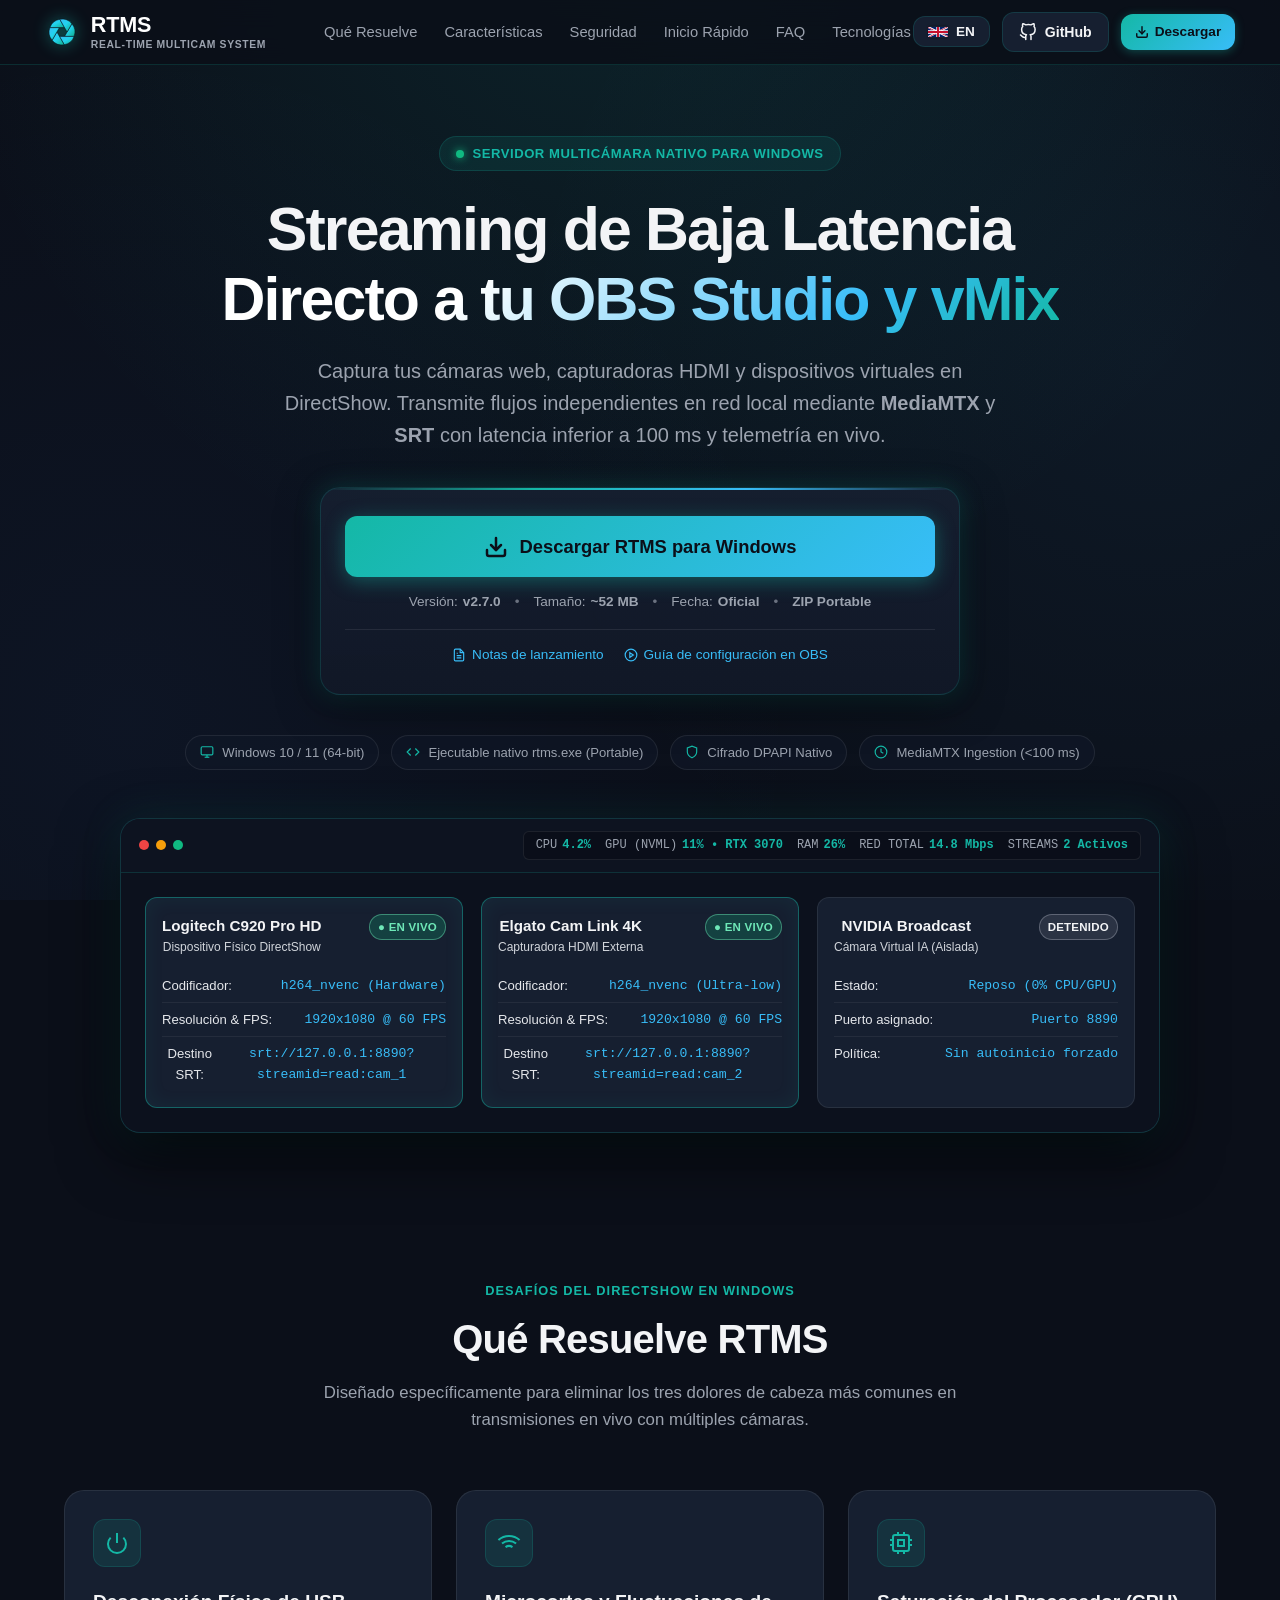
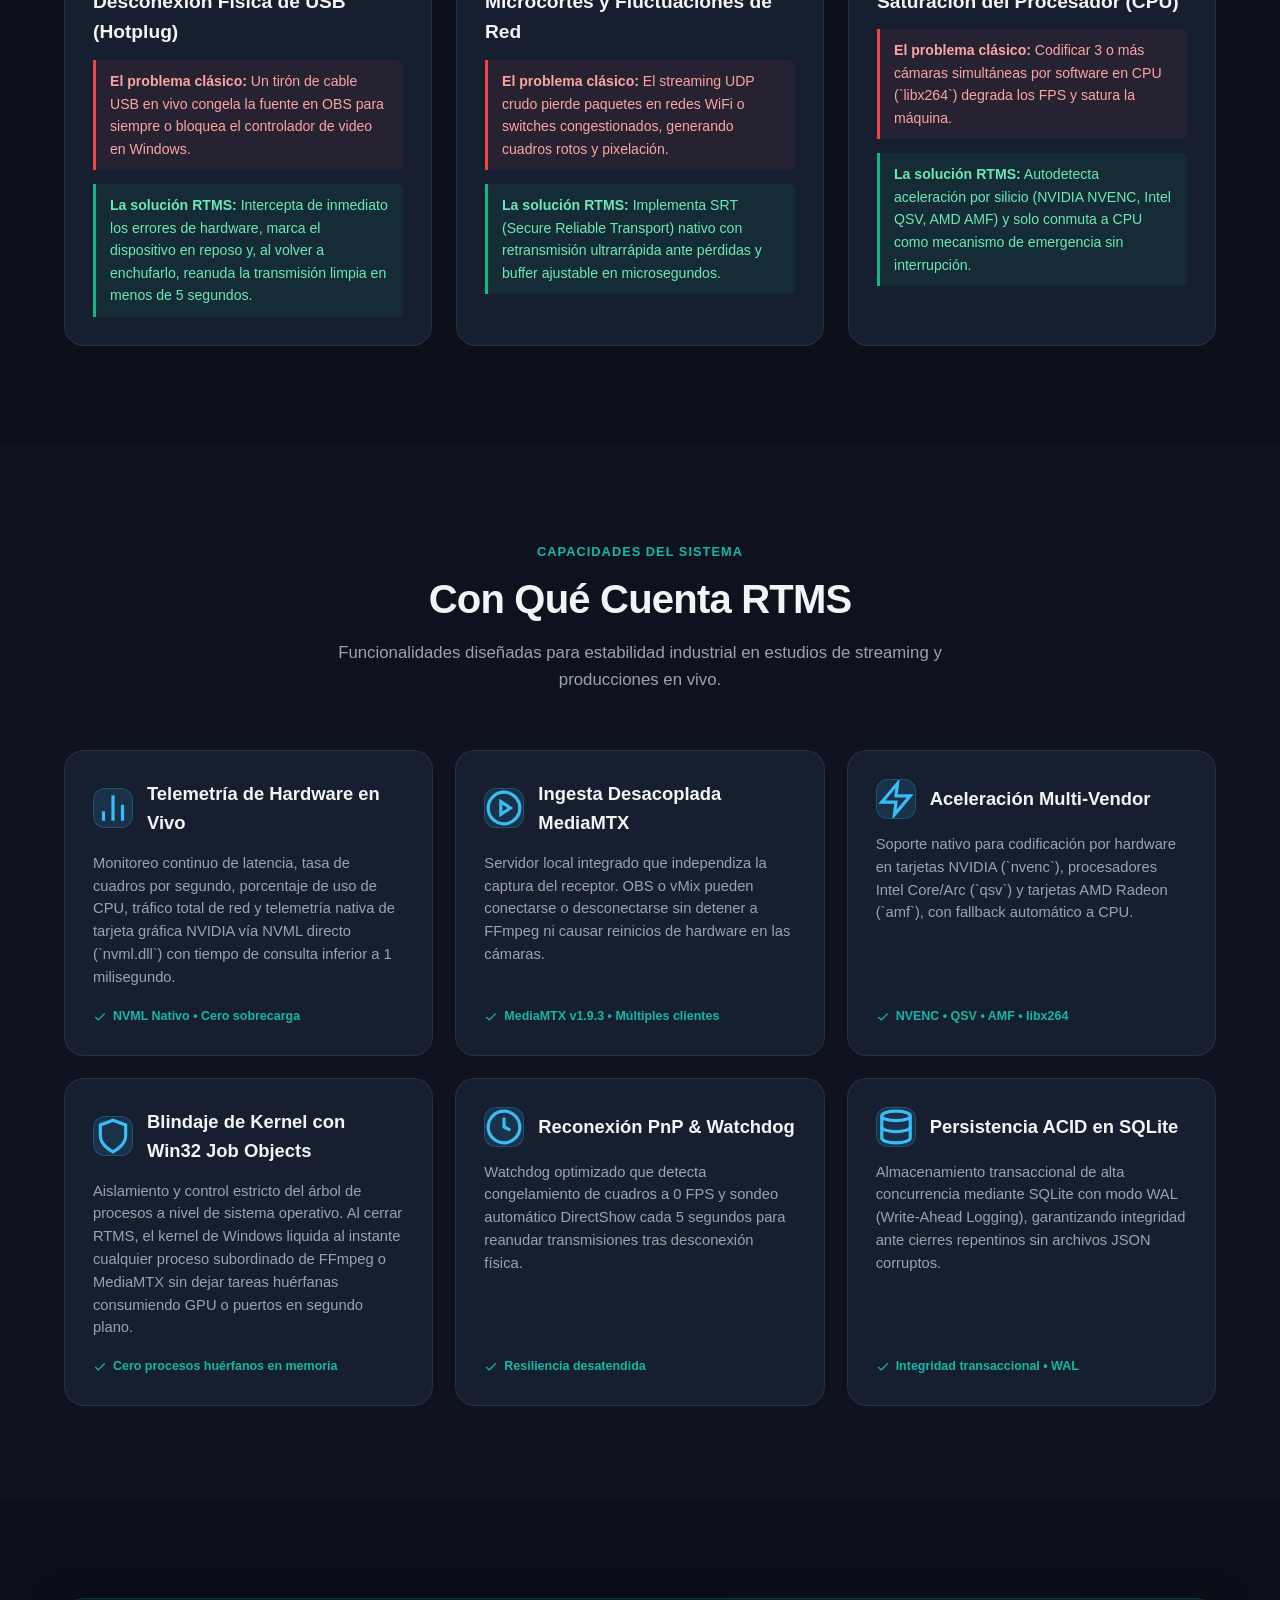
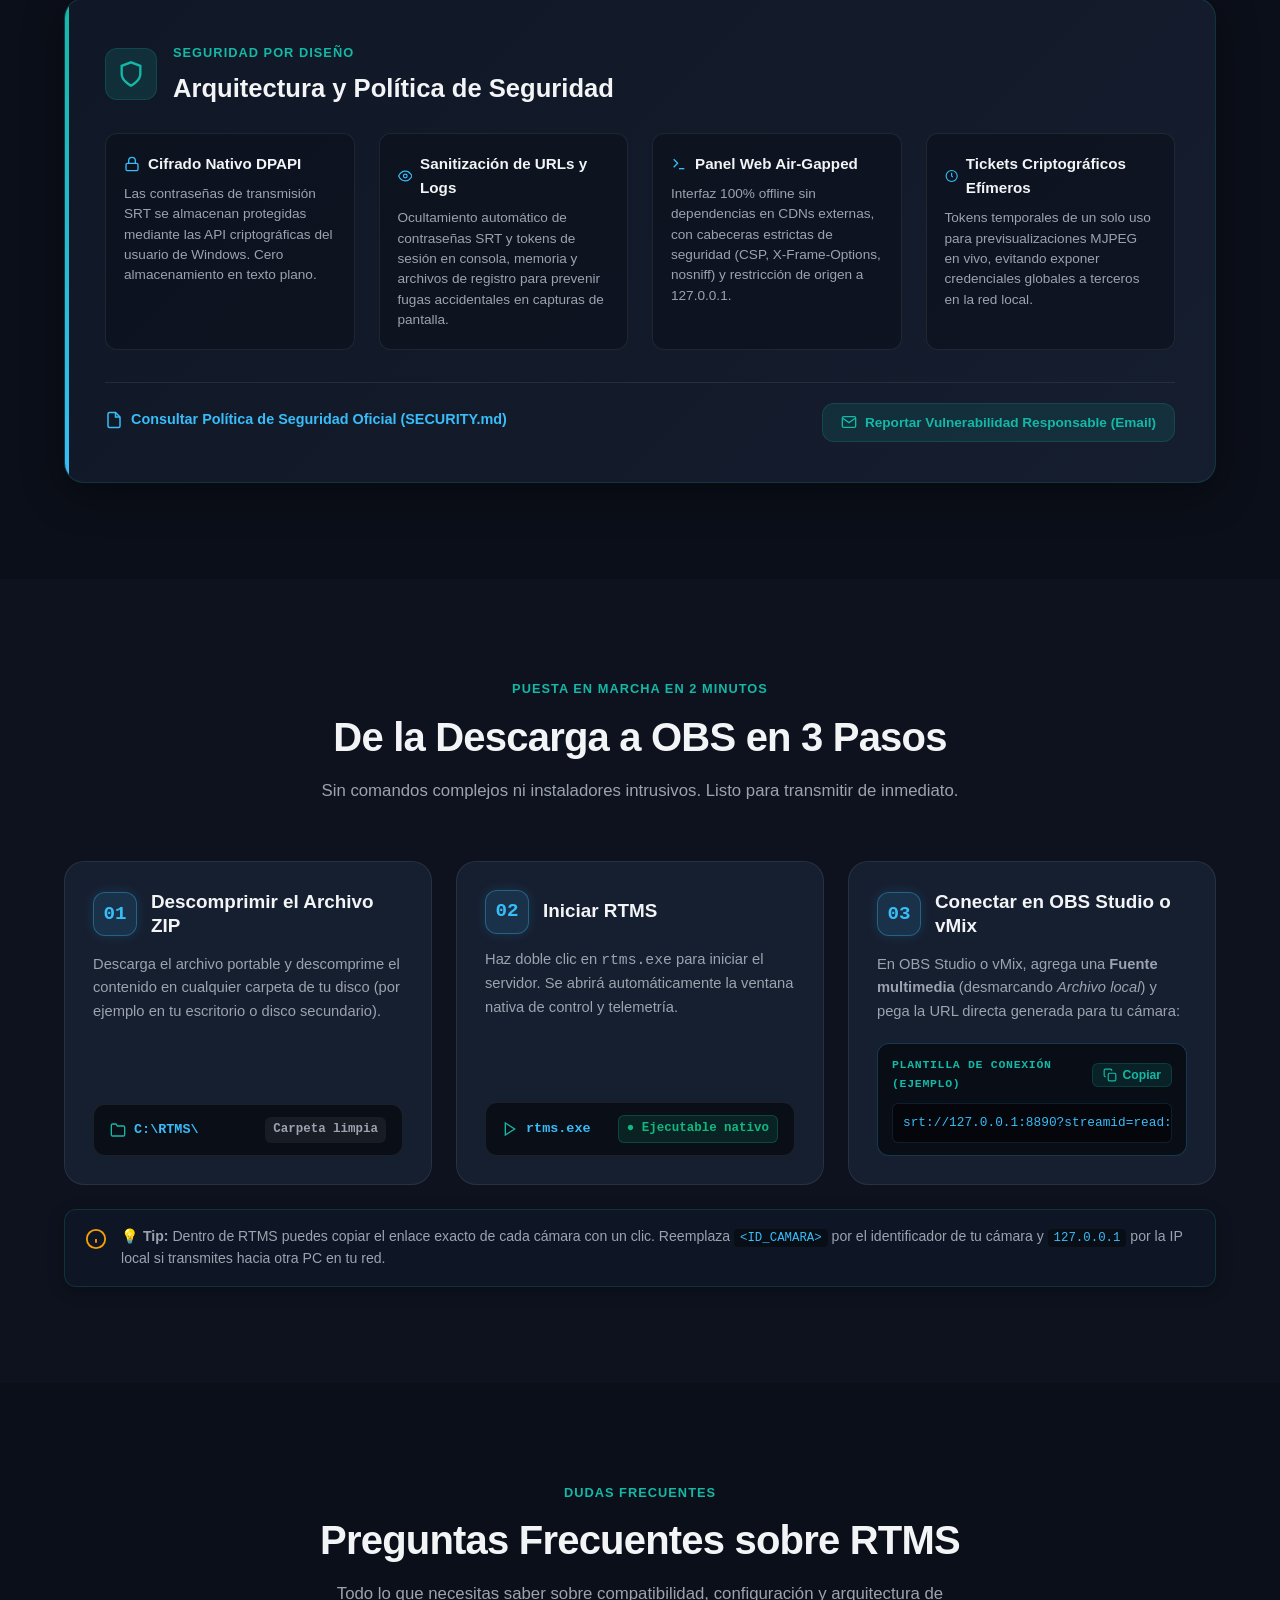
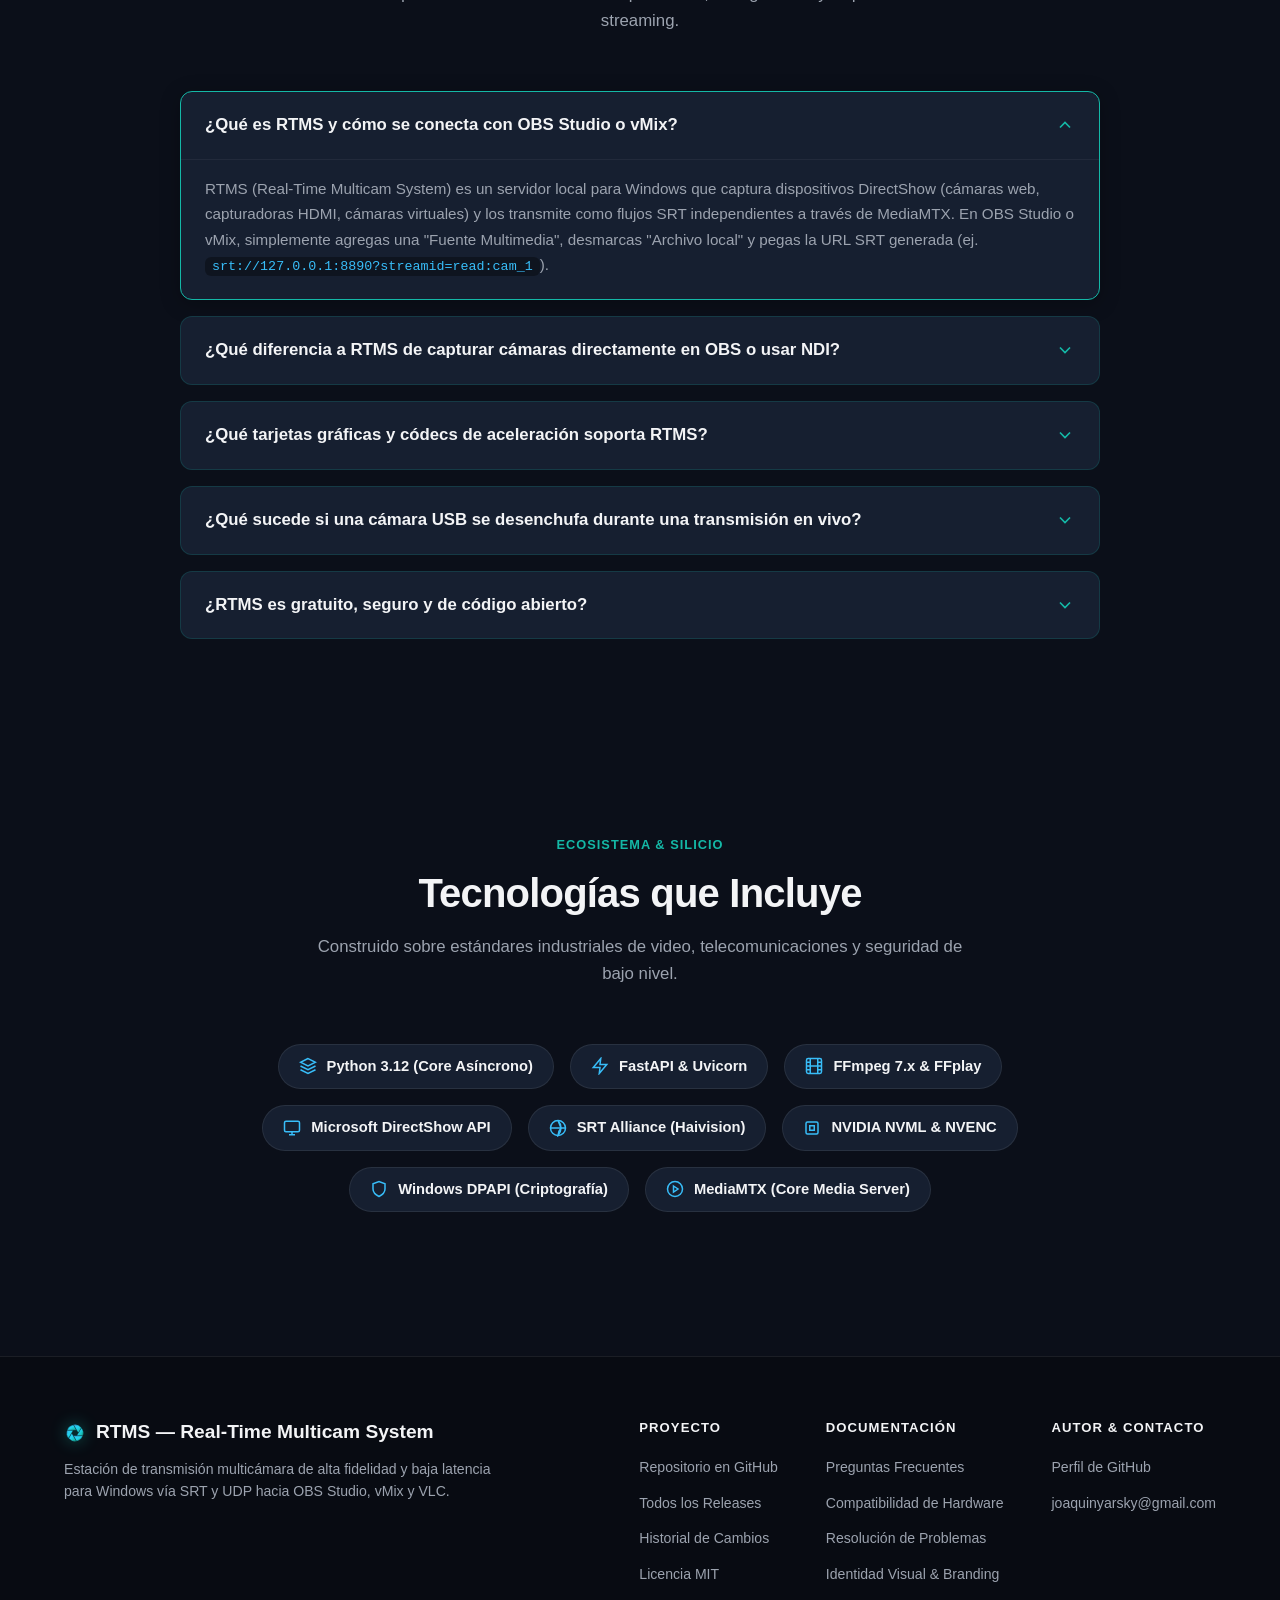
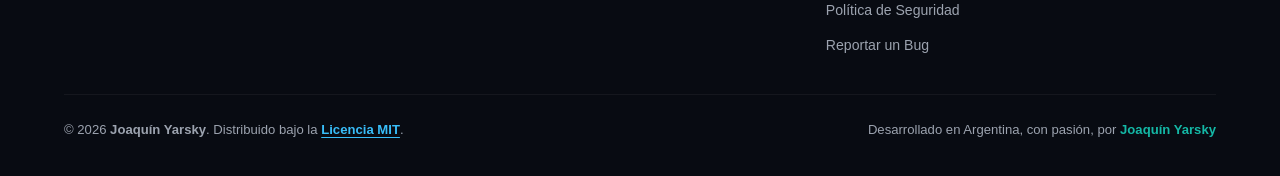
<file: site/index.html>
<!DOCTYPE html>
<html lang="es">
<head>
    <meta charset="UTF-8">
    <meta name="viewport" content="width=device-width, initial-scale=1.0">
    <title data-i18n="meta_title">RTMS — Real-Time Multicam System | Servidor de Streaming de Baja Latencia para Windows</title>
    <meta name="description" content="Servidor de video multicámara de baja latencia para Windows vía SRT y MediaMTX hacia OBS Studio y vMix. Captura DirectShow, aceleración GPU y telemetría en tiempo real.">
    <meta name="keywords" content="RTMS, Real-Time Multicam System, multicam streaming, OBS Studio, vMix, SRT streaming, MediaMTX, DirectShow, webcam streaming Windows, ultra-low latency, GPU acceleration, NVENC, Intel QSV, AMD AMF, multicamara Windows, streaming video local">
    <meta name="author" content="Joaquín Yarsky">
    <meta name="robots" content="index, follow, max-image-preview:large, max-snippet:-1, max-video-preview:-1">
    <meta name="google-site-verification" content="K4atht1hzto90bz8_x7NtOqwRNzvxsG-kuRyDSOb650">

    <!-- Canonical URL & Hreflang Alternates -->
    <link rel="canonical" href="https://fjyarsky.github.io/RTMS/">
    <link rel="alternate" hreflang="es" href="https://fjyarsky.github.io/RTMS/">
    <link rel="alternate" hreflang="en" href="https://fjyarsky.github.io/RTMS/">
    <link rel="alternate" hreflang="x-default" href="https://fjyarsky.github.io/RTMS/">
    
    <!-- Open Graph / Meta Social -->
    <meta property="og:type" content="website">
    <meta property="og:site_name" content="RTMS — Real-Time Multicam System">
    <meta property="og:title" content="RTMS — Real-Time Multicam System">
    <meta property="og:description" content="Servidor de video multicámara de baja latencia para Windows vía SRT y MediaMTX hacia OBS Studio y vMix.">
    <meta property="og:url" content="https://fjyarsky.github.io/RTMS/">
    <meta property="og:image" content="https://fjyarsky.github.io/RTMS/brand_preview.png">
    <meta property="og:image:type" content="image/png">
    <meta property="og:image:width" content="1200">
    <meta property="og:image:height" content="630">
    <meta property="og:image:alt" content="RTMS — Real-Time Multicam System para Windows">
    <meta property="og:locale" content="es_ES">
    <meta property="og:locale:alternate" content="en_US">

    <!-- Twitter Card -->
    <meta name="twitter:card" content="summary_large_image">
    <meta name="twitter:title" content="RTMS — Real-Time Multicam System">
    <meta name="twitter:description" content="Servidor de video multicámara de baja latencia para Windows vía SRT y MediaMTX hacia OBS Studio y vMix.">
    <meta name="twitter:image" content="https://fjyarsky.github.io/RTMS/brand_preview.png">
    <meta name="twitter:image:alt" content="RTMS — Real-Time Multicam System">

    <meta name="theme-color" content="#0b0f19">
    <meta name="application-name" content="RTMS">
    <meta name="apple-mobile-web-app-title" content="RTMS">

    <link rel="icon" type="image/svg+xml" href="isotype.svg">
    <link rel="icon" type="image/x-icon" href="favicon.ico">

    <!-- ESTILOS CRÍTICOS & HOJA DE ESTILOS (Previene 100% el parpadeo FOUC en F5 y carga inicial) -->
    <style>
        :root { color-scheme: dark; }
        html, body {
            background-color: #0b0f19;
            color: #f3f4f6;
            margin: 0;
            padding: 0;
        }
    </style>
    <link rel="stylesheet" href="styles.css">

    <!-- Structured Data (JSON-LD) for Google Rich Snippets -->
    <script type="application/ld+json">
    {
      "@context": "https://schema.org",
      "@graph": [
        {
          "@type": "WebSite",
          "@id": "https://fjyarsky.github.io/RTMS/#website",
          "url": "https://fjyarsky.github.io/RTMS/",
          "name": "RTMS — Real-Time Multicam System",
          "description": "Servidor de video multicámara de baja latencia para Windows vía SRT y MediaMTX hacia OBS Studio y vMix.",
          "inLanguage": ["es", "en"],
          "publisher": {
            "@type": "Person",
            "name": "Joaquín Yarsky",
            "url": "https://github.com/FJYarsky"
          }
        },
        {
          "@type": "SoftwareApplication",
          "@id": "https://fjyarsky.github.io/RTMS/#software",
          "name": "RTMS (Real-Time Multicam System)",
          "operatingSystem": "Windows 10, Windows 11",
          "applicationCategory": "MultimediaApplication",
          "applicationSubCategory": "Broadcasting & Video Streaming",
          "softwareVersion": "2.8.1",
          "license": "https://github.com/FJYarsky/RTMS/blob/main/LICENSE",
          "url": "https://fjyarsky.github.io/RTMS/",
          "downloadUrl": "https://github.com/FJYarsky/RTMS/releases/latest",
          "author": {
            "@type": "Person",
            "name": "Joaquín Yarsky",
            "url": "https://github.com/FJYarsky"
          },
          "offers": {
            "@type": "Offer",
            "price": "0",
            "priceCurrency": "USD"
          },
          "description": "Servidor de video multicámara de baja latencia para Windows vía SRT y MediaMTX hacia OBS Studio y vMix. Captura DirectShow, aceleración GPU y telemetría en tiempo real."
        },
        {
          "@type": "FAQPage",
          "@id": "https://fjyarsky.github.io/RTMS/#faq",
          "mainEntity": [
            {
              "@type": "Question",
              "name": "¿Qué es RTMS y cómo se conecta con OBS Studio o vMix?",
              "acceptedAnswer": {
                "@type": "Answer",
                "text": "RTMS (Real-Time Multicam System) es un servidor local para Windows que captura dispositivos DirectShow (cámaras web, capturadoras HDMI, cámaras virtuales) y los transmite como flujos SRT independientes a través de MediaMTX. En OBS Studio o vMix, simplemente agregas una 'Fuente Multimedia', desmarcas 'Archivo local' y pegas la URL SRT generada (ej. srt://127.0.0.1:8890?streamid=read:cam_1)."
              }
            },
            {
              "@type": "Question",
              "name": "¿Qué diferencia a RTMS de capturar cámaras directamente en OBS o usar NDI?",
              "acceptedAnswer": {
                "@type": "Answer",
                "text": "Capturar múltiples cámaras DirectShow directamente en OBS suele congelar el software si un cable USB se desconecta y satura el bus USB. NDI consume gran ancho de banda de red (100-150 Mbps por cámara) y exige licencias propietarias. RTMS desacopla la captura del receptor mediante MediaMTX, cuenta con reconexión automática PnP ante desconexiones físicas, y utiliza SRT con compresión por hardware (NVENC/QSV/AMF), logrando latencia inferior a 100 ms con mínimo consumo de CPU."
              }
            },
            {
              "@type": "Question",
              "name": "¿Qué tarjetas gráficas y códecs de aceleración soporta RTMS?",
              "acceptedAnswer": {
                "@type": "Answer",
                "text": "RTMS soporta codificación por hardware nativa: NVIDIA NVENC (h264_nvenc), Intel Quick Sync Video (h264_qsv) y AMD AMF (h264_amf). Si el equipo no cuenta con GPU compatible, activa automáticamente un fallback transparente a CPU (libx264)."
              }
            },
            {
              "@type": "Question",
              "name": "¿Qué sucede si una cámara USB se desenchufa durante una transmisión en vivo?",
              "acceptedAnswer": {
                "@type": "Answer",
                "text": "El watchdog y el monitor DirectShow de RTMS interceptan la desconexión sin congelar OBS ni bloquear los controladores de Windows. El stream entra en reposo y, en cuanto vuelves a conectar el USB, RTMS reanuda el flujo de video automáticamente en menos de 5 segundos sin reiniciar la aplicación ni interrumpir tu directo."
              }
            },
            {
              "@type": "Question",
              "name": "¿RTMS es gratuito, seguro y de código abierto?",
              "acceptedAnswer": {
                "@type": "Answer",
                "text": "Sí. RTMS es 100% de código abierto bajo la Licencia MIT. Su código fuente está auditado en GitHub, no recopila telemetría externa, funciona de forma totalmente aislada ('air-gapped') en red local y cifra credenciales sensibles mediante Windows DPAPI."
              }
            }
          ]
        }
      ]
    }
    </script>
</head>
<body>

    <!-- ACCESSIBILITY: SKIP LINK PARA NAVEGACIÓN POR TECLADO -->
    <a href="#main-content" class="skip-link" data-i18n="skip_to_content">Saltar al contenido principal</a>

    <!-- NAVBAR NAVEGACIÓN (Centrado simétrico y márgenes fluidos) -->
    <header class="navbar">
        <div class="navbar-inner">
            <a href="#" class="brand" aria-label="RTMS — Inicio">
                <img src="isotype.svg" class="brand-logo-svg" alt="" aria-hidden="true" width="36" height="36">
                <div class="brand-content">
                    <div class="brand-top">
                        <span class="brand-title">RTMS</span>
                    </div>
                    <span class="brand-subtitle" data-i18n="brand_sub">Real-Time Multicam System</span>
                </div>
            </a>

            <nav aria-label="Navegación principal">
                <ul class="nav-menu" id="nav-menu">
                    <li><a href="#que-resuelve" class="nav-link" data-i18n="nav_resolve">Qué Resuelve</a></li>
                    <li><a href="#caracteristicas" class="nav-link" data-i18n="nav_features">Características</a></li>
                    <li><a href="#seguridad" class="nav-link" data-i18n="nav_security">Seguridad</a></li>
                    <li><a href="#como-usar" class="nav-link" data-i18n="nav_quickstart">Inicio Rápido</a></li>
                    <li><a href="#faq" class="nav-link" data-i18n="nav_faq">FAQ</a></li>
                    <li><a href="#tecnologias" class="nav-link" data-i18n="nav_tech">Tecnologías</a></li>
                </ul>
            </nav>

            <div class="nav-cta-group">
                <!-- Botón Selector de Idioma (Bandera UK por defecto para cambiar a EN) -->
                <button id="lang-toggle-btn" class="btn-lang" title="Switch to English" aria-label="Switch to English">
                    <svg class="flag-icon" viewBox="0 0 60 30" width="20" height="12" xmlns="http://www.w3.org/2000/svg" aria-hidden="true">
                        <clipPath id="nav-uk-clip"><path d="M0,0 v30 h60 v-30 z"/></clipPath>
                        <clipPath id="nav-uk-diag"><path d="M30,15 h30 v15 z v15 h-30 z h-30 v-15 z v-15 h30 z"/></clipPath>
                        <g clip-path="url(#nav-uk-clip)">
                            <path d="M0,0 v30 h60 v-30 z" fill="#012169"/>
                            <path d="M0,0 L60,30 M60,0 L0,30" stroke="#fff" stroke-width="6"/>
                            <path d="M0,0 L60,30 M60,0 L0,30" clip-path="url(#nav-uk-diag)" stroke="#C8102E" stroke-width="4"/>
                            <path d="M30,0 v30 M0,15 h60" stroke="#fff" stroke-width="10"/>
                            <path d="M30,0 v30 M0,15 h60" stroke="#C8102E" stroke-width="6"/>
                        </g>
                    </svg>
                    <span>EN</span>
                </button>

                <a href="https://github.com/FJYarsky/RTMS" target="_blank" rel="noopener" class="btn-github" aria-label="Repositorio de RTMS en GitHub" title="Repositorio de RTMS en GitHub">
                    <svg aria-hidden="true" width="18" height="18" viewBox="0 0 24 24" fill="none" stroke="currentColor" stroke-width="2" stroke-linecap="round" stroke-linejoin="round">
                        <path d="M9 19c-5 1.5-5-2.5-7-3m14 6v-3.87a3.37 3.37 0 0 0-.94-2.61c3.14-.35 6.44-1.54 6.44-7A5.44 5.44 0 0 0 20 4.77 5.07 5.07 0 0 0 19.91 1S18.73.65 16 2.48a13.38 13.38 0 0 0-7 0C6.27.65 5.09 1 5.09 1A5.07 5.07 0 0 0 5 4.77a5.44 5.44 0 0 0-1.5 3.78c0 5.42 3.3 6.61 6.44 7A3.37 3.37 0 0 0 9 18.13V22"></path>
                    </svg>
                    <span>GitHub</span>
                </a>

                <a href="#primary-download-btn" class="btn-nav-download" data-i18n="nav_download" aria-label="Descargar RTMS para Windows">
                    <svg aria-hidden="true" width="14" height="14" viewBox="0 0 24 24" fill="none" stroke="currentColor" stroke-width="2.5" stroke-linecap="round" stroke-linejoin="round">
                        <path d="M21 15v4a2 2 0 0 1-2 2H5a2 2 0 0 1-2-2v-4"></path>
                        <polyline points="7 10 12 15 17 10"></polyline>
                        <line x1="12" y1="15" x2="12" y2="3"></line>
                    </svg>
                    <span>Descargar</span>
                </a>

                <!-- Botón Menú Móvil Accesible -->
                <button id="nav-toggle-btn" class="nav-toggle-btn" aria-label="Abrir menú de navegación" aria-expanded="false" aria-controls="nav-menu">
                    <svg aria-hidden="true" width="22" height="22" viewBox="0 0 24 24" fill="none" stroke="currentColor" stroke-width="2" stroke-linecap="round" stroke-linejoin="round">
                        <line x1="3" y1="12" x2="21" y2="12" class="line-mid"></line>
                        <line x1="3" y1="6" x2="21" y2="6" class="line-top"></line>
                        <line x1="3" y1="18" x2="21" y2="18" class="line-bottom"></line>
                    </svg>
                </button>
            </div>
        </div>
    </header>

    <main id="main-content" role="main">

    <!-- HERO SECTION: EL CENTRO DE DESCARGA -->
    <section class="hero" id="hero" role="region" aria-labelledby="hero-title">
        <div class="container">
            <div class="hero-pill">
                <div class="hero-pill-dot"></div>
                <span data-i18n="hero_pill">Servidor Multicámara Nativo para Windows</span>
            </div>

            <h1 class="hero-title" id="hero-title">
                <span data-i18n="hero_title_1">Streaming de Baja Latencia</span><br>
                <span class="gradient-text" data-i18n="hero_title_2">Directo a tu OBS Studio y vMix</span>
            </h1>

            <p class="hero-subtitle" data-i18n="hero_subtitle">
                Captura tus cámaras web, capturadoras HDMI y dispositivos virtuales en DirectShow.
                Transmite flujos independientes en red local mediante <strong>MediaMTX</strong> y <strong>SRT</strong> con latencia inferior a 100 ms y telemetría en vivo.
            </p>

            <!-- TARJETA CENTRAL DE DESCARGA -->
            <div class="download-centerpiece">
                <a id="primary-download-btn" href="https://github.com/FJYarsky/RTMS/releases/latest" class="btn-primary-download">
                    <svg aria-hidden="true" viewBox="0 0 24 24" fill="none" stroke="currentColor" stroke-linecap="round" stroke-linejoin="round">
                        <path d="M21 15v4a2 2 0 0 1-2 2H5a2 2 0 0 1-2-2v-4"></path>
                        <polyline points="7 10 12 15 17 10"></polyline>
                        <line x1="12" y1="15" x2="12" y2="3"></line>
                    </svg>
                    <span data-i18n="download_btn">Descargar RTMS para Windows</span>
                </a>

                <div class="download-meta">
                    <span><span data-i18n="meta_ver">Versión:</span> <strong class="highlight" id="download-tag">v2.7.0</strong></span>
                    <span class="bullet">•</span>
                    <span><span data-i18n="meta_size">Tamaño:</span> <strong class="highlight" id="download-size">~52 MB</strong></span>
                    <span class="bullet">•</span>
                    <span><span data-i18n="meta_date">Fecha:</span> <strong class="highlight" id="download-date">Oficial</strong></span>
                    <span class="bullet">•</span>
                    <span class="highlight" data-i18n="meta_type">ZIP Portable</span>
                </div>

                <div class="download-sublinks">
                    <a href="https://github.com/FJYarsky/RTMS/blob/main/RELEASE_NOTES.md" target="_blank" rel="noopener">
                        <svg aria-hidden="true" width="14" height="14" viewBox="0 0 24 24" fill="none" stroke="currentColor" stroke-width="2">
                            <path d="M14 2H6a2 2 0 0 0-2 2v16a2 2 0 0 0 2 2h12a2 2 0 0 0 2-2V8z"></path>
                            <polyline points="14 2 14 8 20 8"></polyline>
                            <line x1="16" y1="13" x2="8" y2="13"></line>
                            <line x1="16" y1="17" x2="8" y2="17"></line>
                            <polyline points="10 9 9 9 8 9"></polyline>
                        </svg>
                        <span data-i18n="sublink_notes">Notas de lanzamiento</span>
                    </a>
                    <a href="#como-usar">
                        <svg aria-hidden="true" width="14" height="14" viewBox="0 0 24 24" fill="none" stroke="currentColor" stroke-width="2">
                            <circle cx="12" cy="12" r="10"></circle>
                            <polygon points="10 8 16 12 10 16 10 8"></polygon>
                        </svg>
                        <span data-i18n="sublink_obs">Guía de configuración en OBS</span>
                    </a>
                </div>
            </div>

            <!-- ESPECIFICACIONES RÁPIDAS DEL SISTEMA -->
            <div class="system-specs-bar">
                <div class="spec-badge">
                    <svg aria-hidden="true" viewBox="0 0 24 24" fill="none" stroke="currentColor" stroke-width="2">
                        <rect x="2" y="3" width="20" height="14" rx="2" ry="2"></rect>
                        <line x1="8" y1="21" x2="16" y2="21"></line>
                        <line x1="12" y1="17" x2="12" y2="21"></line>
                    </svg>
                    <span data-i18n="spec_os">Windows 10 / 11 (64-bit)</span>
                </div>
                <div class="spec-badge">
                    <svg aria-hidden="true" viewBox="0 0 24 24" fill="none" stroke="currentColor" stroke-width="2">
                        <polyline points="16 18 22 12 16 6"></polyline>
                        <polyline points="8 6 2 12 8 18"></polyline>
                    </svg>
                    <span data-i18n="spec_portable">Ejecutable nativo rtms.exe (Portable)</span>
                </div>
                <div class="spec-badge">
                    <svg aria-hidden="true" viewBox="0 0 24 24" fill="none" stroke="currentColor" stroke-width="2">
                        <path d="M12 22s8-4 8-10V5l-8-3-8 3v7c0 6 8 10 8 10z"></path>
                    </svg>
                    <span data-i18n="spec_dpapi">Cifrado DPAPI Nativo</span>
                </div>
                <div class="spec-badge">
                    <svg aria-hidden="true" viewBox="0 0 24 24" fill="none" stroke="currentColor" stroke-width="2">
                        <circle cx="12" cy="12" r="10"></circle>
                        <path d="M12 6v6l4 2"></path>
                    </svg>
                    <span data-i18n="spec_latency">MediaMTX Ingestion (&lt;100 ms)</span>
                </div>
            </div>

            <!-- MOCKUP VISUAL DEL PANEL DE CONTROL DE RTMS -->
            <div class="mockup-wrapper">
                <div class="mockup-header">
                    <div class="mockup-dots">
                        <div class="mockup-dot red"></div>
                        <div class="mockup-dot yellow"></div>
                        <div class="mockup-dot green"></div>
                    </div>
                    <div class="mockup-hud">
                        <div class="mockup-hud-item">
                            <span class="hud-tag">CPU</span>
                            <span class="hud-value">4.2%</span>
                        </div>
                        <div class="mockup-hud-item hud-wide">
                            <span class="hud-tag">GPU (NVML)</span>
                            <span class="hud-value">11% • RTX 3070</span>
                        </div>
                        <div class="mockup-hud-item">
                            <span class="hud-tag">RAM</span>
                            <span class="hud-value">26%</span>
                        </div>
                        <div class="mockup-hud-item">
                            <span class="hud-tag">RED TOTAL</span>
                            <span class="hud-value">14.8 Mbps</span>
                        </div>
                        <div class="mockup-hud-item">
                            <span class="hud-tag">STREAMS</span>
                            <span class="hud-value" data-i18n="hud_streams">2 Activos</span>
                        </div>
                    </div>
                </div>
                <div class="mockup-body">
                    <div class="mockup-grid">
                        <!-- Stream 1 -->
                        <div class="camera-card active">
                            <div class="camera-card-top">
                                <div>
                                    <div class="camera-name" data-i18n="cam1_name">Logitech C920 Pro HD</div>
                                    <div class="camera-type" data-i18n="cam1_type">Dispositivo Físico DirectShow</div>
                                </div>
                                <span class="stream-badge live" data-i18n="cam_live">● EN VIVO</span>
                            </div>
                            <div class="stream-meta-row">
                                <span data-i18n="cam_encoder_label">Codificador:</span>
                                <span class="meta-code">h264_nvenc (Hardware)</span>
                            </div>
                            <div class="stream-meta-row">
                                <span data-i18n="cam_res_label">Resolución & FPS:</span>
                                <span class="meta-code">1920x1080 @ 60 FPS</span>
                            </div>
                            <div class="stream-meta-row">
                                <span data-i18n="cam_dest_label">Destino SRT:</span>
                                <span class="meta-code">srt://127.0.0.1:8890?streamid=read:cam_1</span>
                            </div>
                        </div>

                        <!-- Stream 2 -->
                        <div class="camera-card active">
                            <div class="camera-card-top">
                                <div>
                                    <div class="camera-name" data-i18n="cam2_name">Elgato Cam Link 4K</div>
                                    <div class="camera-type" data-i18n="cam2_type">Capturadora HDMI Externa</div>
                                </div>
                                <span class="stream-badge live" data-i18n="cam_live">● EN VIVO</span>
                            </div>
                            <div class="stream-meta-row">
                                <span data-i18n="cam_encoder_label">Codificador:</span>
                                <span class="meta-code">h264_nvenc (Ultra-low)</span>
                            </div>
                            <div class="stream-meta-row">
                                <span data-i18n="cam_res_label">Resolución & FPS:</span>
                                <span class="meta-code">1920x1080 @ 60 FPS</span>
                            </div>
                            <div class="stream-meta-row">
                                <span data-i18n="cam_dest_label">Destino SRT:</span>
                                <span class="meta-code">srt://127.0.0.1:8890?streamid=read:cam_2</span>
                            </div>
                        </div>

                        <!-- Stream 3 -->
                        <div class="camera-card">
                            <div class="camera-card-top">
                                <div>
                                    <div class="camera-name" data-i18n="cam3_name">NVIDIA Broadcast</div>
                                    <div class="camera-type" data-i18n="cam3_type">Cámara Virtual IA (Aislada)</div>
                                </div>
                                <span class="stream-badge stopped" data-i18n="cam_stopped">DETENIDO</span>
                            </div>
                            <div class="stream-meta-row">
                                <span data-i18n="cam3_status_label">Estado:</span>
                                <span class="meta-code" data-i18n="cam3_status_val">Reposo (0% CPU/GPU)</span>
                            </div>
                            <div class="stream-meta-row">
                                <span data-i18n="cam3_port_label">Puerto asignado:</span>
                                <span class="meta-code" data-i18n="cam3_port_val">Puerto 8890</span>
                            </div>
                            <div class="stream-meta-row">
                                <span data-i18n="cam3_policy_label">Política:</span>
                                <span class="meta-code" data-i18n="cam3_policy_val">Sin autoinicio forzado</span>
                            </div>
                        </div>
                    </div>
                </div>
            </div>

        </div>
    </section>

    <!-- SECCIÓN: QUÉ RESUELVE -->
    <section class="section" id="que-resuelve" role="region" aria-labelledby="que-resuelve-title">
        <div class="container">
            <div class="section-header">
                <span class="section-tag" data-i18n="resolve_tag">Desafíos del DirectShow en Windows</span>
                <h2 class="section-title" id="que-resuelve-title" data-i18n="resolve_title">Qué Resuelve RTMS</h2>
                <p class="section-desc" data-i18n="resolve_desc">
                    Diseñado específicamente para eliminar los tres dolores de cabeza más comunes en transmisiones en vivo con múltiples cámaras.
                </p>
            </div>

            <div class="problem-grid">
                <!-- Tarjeta 1 -->
                <div class="problem-card">
                    <div class="card-icon">
                        <svg aria-hidden="true" viewBox="0 0 24 24" fill="none" stroke="currentColor" stroke-width="2">
                            <path d="M18.36 6.64a9 9 0 1 1-12.73 0"></path>
                            <line x1="12" y1="2" x2="12" y2="12"></line>
                        </svg>
                    </div>
                    <h3 class="card-title" data-i18n="prob1_title">Desconexión Física de USB (Hotplug)</h3>
                    <div class="problem-block" data-i18n="prob1_bad">
                        <strong>El problema clásico:</strong> Un tirón de cable USB en vivo congela la fuente en OBS para siempre o bloquea el controlador de video en Windows.
                    </div>
                    <div class="solution-block" data-i18n="prob1_good">
                        <strong>La solución RTMS:</strong> Intercepta de inmediato los errores de hardware, marca el dispositivo en reposo y, al volver a enchufarlo, reanuda la transmisión limpia en menos de 5 segundos.
                    </div>
                </div>

                <!-- Tarjeta 2 -->
                <div class="problem-card">
                    <div class="card-icon">
                        <svg aria-hidden="true" viewBox="0 0 24 24" fill="none" stroke="currentColor" stroke-width="2">
                            <path d="M5 12.55a11 11 0 0 1 14.08 0"></path>
                            <path d="M1.42 9a16 16 0 0 1 21.16 0"></path>
                            <path d="M8.53 16.11a6 6 0 0 1 6.95 0"></path>
                            <line x1="12" y1="20" x2="12.01" y2="20"></line>
                        </svg>
                    </div>
                    <h3 class="card-title" data-i18n="prob2_title">Microcortes y Fluctuaciones de Red</h3>
                    <div class="problem-block" data-i18n="prob2_bad">
                        <strong>El problema clásico:</strong> El streaming UDP crudo pierde paquetes en redes WiFi o switches congestionados, generando cuadros rotos y pixelación.
                    </div>
                    <div class="solution-block" data-i18n="prob2_good">
                        <strong>La solución RTMS:</strong> Implementa SRT (Secure Reliable Transport) nativo con retransmisión ultrarrápida ante pérdidas y buffer ajustable en microsegundos.
                    </div>
                </div>

                <!-- Tarjeta 3 -->
                <div class="problem-card">
                    <div class="card-icon">
                        <svg aria-hidden="true" viewBox="0 0 24 24" fill="none" stroke="currentColor" stroke-width="2">
                            <rect x="4" y="4" width="16" height="16" rx="2" ry="2"></rect>
                            <rect x="9" y="9" width="6" height="6"></rect>
                            <line x1="9" y1="1" x2="9" y2="4"></line>
                            <line x1="15" y1="1" x2="15" y2="4"></line>
                            <line x1="9" y1="20" x2="9" y2="23"></line>
                            <line x1="15" y1="20" x2="15" y2="23"></line>
                            <line x1="20" y1="9" x2="23" y2="9"></line>
                            <line x1="20" y1="14" x2="23" y2="14"></line>
                            <line x1="1" y1="9" x2="4" y2="9"></line>
                            <line x1="1" y1="14" x2="4" y2="14"></line>
                        </svg>
                    </div>
                    <h3 class="card-title" data-i18n="prob3_title">Saturación del Procesador (CPU)</h3>
                    <div class="problem-block" data-i18n="prob3_bad">
                        <strong>El problema clásico:</strong> Codificar 3 o más cámaras simultáneas por software en CPU (`libx264`) degrada los FPS y satura la máquina.
                    </div>
                    <div class="solution-block" data-i18n="prob3_good">
                        <strong>La solución RTMS:</strong> Autodetecta aceleración por silicio (NVIDIA NVENC, Intel QSV, AMD AMF) y solo conmuta a CPU como mecanismo de emergencia sin interrupción.
                    </div>
                </div>
            </div>
        </div>
    </section>

    <!-- SECCIÓN: CON QUÉ CUENTA (GRID 100% SIMÉTRICO) -->
    <section class="section" id="caracteristicas" role="region" aria-labelledby="caracteristicas-title" style="background: rgba(17, 24, 39, 0.4);">
        <div class="container">
            <div class="section-header">
                <span class="section-tag" data-i18n="bento_tag">Capacidades del Sistema</span>
                <h2 class="section-title" id="caracteristicas-title" data-i18n="bento_title">Con Qué Cuenta RTMS</h2>
                <p class="section-desc" data-i18n="bento_desc">
                    Funcionalidades diseñadas para estabilidad industrial en estudios de streaming y producciones en vivo.
                </p>
            </div>

            <div class="bento-grid">
                <!-- Bento 1 -->
                <div class="bento-item">
                    <div class="bento-header">
                        <div class="bento-icon">
                            <svg viewBox="0 0 24 24" fill="none" stroke="currentColor" stroke-width="2" aria-hidden="true">
                                <line x1="18" y1="20" x2="18" y2="10"></line>
                                <line x1="12" y1="20" x2="12" y2="4"></line>
                                <line x1="6" y1="20" x2="6" y2="14"></line>
                            </svg>
                        </div>
                        <h3 class="bento-title" data-i18n="b1_title">Telemetría de Hardware en Vivo</h3>
                    </div>
                    <p class="bento-text" data-i18n="b1_desc">
                        Monitoreo continuo de latencia, tasa de cuadros por segundo, porcentaje de uso de CPU, tráfico total de red y telemetría nativa de tarjeta gráfica NVIDIA vía NVML directo (`nvml.dll`) con tiempo de consulta inferior a 1 milisegundo.
                    </p>
                    <div class="bento-tag">
                        <svg width="14" height="14" viewBox="0 0 24 24" fill="none" stroke="currentColor" stroke-width="2" aria-hidden="true"><polyline points="20 6 9 17 4 12"></polyline></svg>
                        <span data-i18n="b1_tag">NVML Nativo &bull; Cero sobrecarga</span>
                    </div>
                </div>

                <!-- Bento 2 -->
                <div class="bento-item">
                    <div class="bento-header">
                        <div class="bento-icon">
                            <svg viewBox="0 0 24 24" fill="none" stroke="currentColor" stroke-width="2" aria-hidden="true">
                                <circle cx="12" cy="12" r="10"></circle>
                                <polygon points="10 8 16 12 10 16 10 8"></polygon>
                            </svg>
                        </div>
                        <h3 class="bento-title" data-i18n="b2_title">Ingesta Desacoplada MediaMTX</h3>
                    </div>
                    <p class="bento-text" data-i18n="b2_desc">
                        Servidor local integrado que independiza la captura del receptor. OBS o vMix pueden conectarse o desconectarse sin detener a FFmpeg ni causar reinicios de hardware en las cámaras.
                    </p>
                    <div class="bento-tag">
                        <svg width="14" height="14" viewBox="0 0 24 24" fill="none" stroke="currentColor" stroke-width="2" aria-hidden="true"><polyline points="20 6 9 17 4 12"></polyline></svg>
                        <span data-i18n="b2_tag">MediaMTX v1.9.3 &bull; Múltiples clientes</span>
                    </div>
                </div>

                <!-- Bento 3 -->
                <div class="bento-item">
                    <div class="bento-header">
                        <div class="bento-icon">
                            <svg viewBox="0 0 24 24" fill="none" stroke="currentColor" stroke-width="2" aria-hidden="true">
                                <polygon points="13 2 3 14 12 14 11 22 21 10 12 10 13 2"></polygon>
                            </svg>
                        </div>
                        <h3 class="bento-title" data-i18n="b3_title">Aceleración Multi-Vendor</h3>
                    </div>
                    <p class="bento-text" data-i18n="b3_desc">
                        Soporte nativo para codificación por hardware en tarjetas NVIDIA (`nvenc`), procesadores Intel Core/Arc (`qsv`) y tarjetas AMD Radeon (`amf`), con fallback automático a CPU.
                    </p>
                    <div class="bento-tag">
                        <svg width="14" height="14" viewBox="0 0 24 24" fill="none" stroke="currentColor" stroke-width="2" aria-hidden="true"><polyline points="20 6 9 17 4 12"></polyline></svg>
                        <span data-i18n="b3_tag">NVENC &bull; QSV &bull; AMF &bull; libx264</span>
                    </div>
                </div>

                <!-- Bento 4 -->
                <div class="bento-item">
                    <div class="bento-header">
                        <div class="bento-icon">
                            <svg viewBox="0 0 24 24" fill="none" stroke="currentColor" stroke-width="2" aria-hidden="true">
                                <path d="M12 22s8-4 8-10V5l-8-3-8 3v7c0 6 8 10 8 10z"></path>
                            </svg>
                        </div>
                        <h3 class="bento-title" data-i18n="b4_title">Blindaje de Kernel con Win32 Job Objects</h3>
                    </div>
                    <p class="bento-text" data-i18n="b4_desc">
                        Aislamiento y control estricto del árbol de procesos a nivel de sistema operativo. Al cerrar RTMS, el kernel de Windows liquida al instante cualquier proceso subordinado de FFmpeg o MediaMTX sin dejar tareas huérfanas consumiendo GPU o puertos en segundo plano.
                    </p>
                    <div class="bento-tag">
                        <svg width="14" height="14" viewBox="0 0 24 24" fill="none" stroke="currentColor" stroke-width="2" aria-hidden="true"><polyline points="20 6 9 17 4 12"></polyline></svg>
                        <span data-i18n="b4_tag">Cero procesos huérfanos en memoria</span>
                    </div>
                </div>

                <!-- Bento 5 -->
                <div class="bento-item">
                    <div class="bento-header">
                        <div class="bento-icon">
                            <svg viewBox="0 0 24 24" fill="none" stroke="currentColor" stroke-width="2" aria-hidden="true">
                                <circle cx="12" cy="12" r="10"></circle>
                                <polyline points="12 6 12 12 16 14"></polyline>
                            </svg>
                        </div>
                        <h3 class="bento-title" data-i18n="b5_title">Reconexión PnP & Watchdog</h3>
                    </div>
                    <p class="bento-text" data-i18n="b5_desc">
                        Watchdog optimizado que detecta congelamiento de cuadros a 0 FPS y sondeo automático DirectShow cada 5 segundos para reanudar transmisiones tras desconexión física.
                    </p>
                    <div class="bento-tag">
                        <svg width="14" height="14" viewBox="0 0 24 24" fill="none" stroke="currentColor" stroke-width="2" aria-hidden="true"><polyline points="20 6 9 17 4 12"></polyline></svg>
                        <span data-i18n="b5_tag">Resiliencia desatendida</span>
                    </div>
                </div>

                <!-- Bento 6 -->
                <div class="bento-item">
                    <div class="bento-header">
                        <div class="bento-icon">
                            <svg viewBox="0 0 24 24" fill="none" stroke="currentColor" stroke-width="2" aria-hidden="true">
                                <ellipse cx="12" cy="5" rx="9" ry="3"></ellipse>
                                <path d="M21 12c0 1.66-4 3-9 3s-9-1.34-9-3"></path>
                                <path d="M3 5v14c0 1.66 4 3 9 3s9-1.34 9-3V5"></path>
                            </svg>
                        </div>
                        <h3 class="bento-title" data-i18n="b6_title">Persistencia ACID en SQLite</h3>
                    </div>
                    <p class="bento-text" data-i18n="b6_desc">
                        Almacenamiento transaccional de alta concurrencia mediante SQLite con modo WAL (Write-Ahead Logging), garantizando integridad ante cierres repentinos sin archivos JSON corruptos.
                    </p>
                    <div class="bento-tag">
                        <svg width="14" height="14" viewBox="0 0 24 24" fill="none" stroke="currentColor" stroke-width="2" aria-hidden="true"><polyline points="20 6 9 17 4 12"></polyline></svg>
                        <span data-i18n="b6_tag">Integridad transaccional &bull; WAL</span>
                    </div>
                </div>
            </div>
        </div>
    </section>

    <!-- SECCIÓN: PILAR DE SEGURIDAD (SECURITY.MD & DPAPI) -->
    <section class="section" id="seguridad" role="region" aria-labelledby="seguridad-title">
        <div class="container">
            <div class="security-banner">
                <div class="security-header">
                    <div class="security-icon">
                        <svg width="28" height="28" viewBox="0 0 24 24" fill="none" stroke="currentColor" stroke-width="2" aria-hidden="true">
                            <path d="M12 22s8-4 8-10V5l-8-3-8 3v7c0 6 8 10 8 10z"></path>
                        </svg>
                    </div>
                    <div>
                        <span class="section-tag" style="margin-bottom: 4px;" data-i18n="sec_tag">Seguridad por Diseño</span>
                        <h3 id="seguridad-title" style="font-size: 1.6rem; font-weight: 800;" data-i18n="sec_title">Arquitectura y Política de Seguridad</h3>
                    </div>
                </div>

                <div class="security-grid">
                    <div class="security-card">
                        <div class="sec-title">
                            <svg viewBox="0 0 24 24" fill="none" stroke="currentColor" stroke-width="2" aria-hidden="true"><rect x="3" y="11" width="18" height="11" rx="2" ry="2"></rect><path d="M7 11V7a5 5 0 0 1 10 0v4"></path></svg>
                            <span data-i18n="sec_c1_title">Cifrado Nativo DPAPI</span>
                        </div>
                        <p class="sec-desc" data-i18n="sec_c1_desc">
                            Las contraseñas de transmisión SRT se almacenan protegidas mediante las API criptográficas del usuario de Windows. Cero almacenamiento en texto plano.
                        </p>
                    </div>

                    <div class="security-card">
                        <div class="sec-title">
                            <svg viewBox="0 0 24 24" fill="none" stroke="currentColor" stroke-width="2" aria-hidden="true"><path d="M1 12s4-8 11-8 11 8 11 8-4 8-11 8-11-8-11-8z"></path><circle cx="12" cy="12" r="3"></circle></svg>
                            <span data-i18n="sec_c2_title">Sanitización de URLs y Logs</span>
                        </div>
                        <p class="sec-desc" data-i18n="sec_c2_desc">
                            Ocultamiento automático de contraseñas SRT y tokens de sesión en consola, memoria y archivos de registro para prevenir fugas accidentales en capturas de pantalla.
                        </p>
                    </div>

                    <div class="security-card">
                        <div class="sec-title">
                            <svg viewBox="0 0 24 24" fill="none" stroke="currentColor" stroke-width="2" aria-hidden="true"><polyline points="4 17 10 11 4 5"></polyline><line x1="12" y1="19" x2="20" y2="19"></line></svg>
                            <span data-i18n="sec_c3_title">Panel Web Air-Gapped</span>
                        </div>
                        <p class="sec-desc" data-i18n="sec_c3_desc">
                            Interfaz 100% offline sin dependencias en CDNs externas, con cabeceras estrictas de seguridad (CSP, X-Frame-Options, nosniff) y restricción de origen a 127.0.0.1.
                        </p>
                    </div>

                    <div class="security-card">
                        <div class="sec-title">
                            <svg viewBox="0 0 24 24" fill="none" stroke="currentColor" stroke-width="2" aria-hidden="true"><circle cx="12" cy="12" r="10"></circle><polyline points="12 6 12 12 14 14"></polyline></svg>
                            <span data-i18n="sec_c4_title">Tickets Criptográficos Efímeros</span>
                        </div>
                        <p class="sec-desc" data-i18n="sec_c4_desc">
                            Tokens temporales de un solo uso para previsualizaciones MJPEG en vivo, evitando exponer credenciales globales a terceros en la red local.
                        </p>
                    </div>
                </div>

                <div class="security-footer">
                    <div>
                        <a href="https://github.com/FJYarsky/RTMS/blob/main/SECURITY.md" target="_blank" rel="noopener" class="security-policy-link">
                            <svg width="18" height="18" viewBox="0 0 24 24" fill="none" stroke="currentColor" stroke-width="2" aria-hidden="true"><path d="M14 2H6a2 2 0 0 0-2 2v16a2 2 0 0 0 2 2h12a2 2 0 0 0 2-2V8z"></path><polyline points="14 2 14 8 20 8"></polyline></svg>
                            <span data-i18n="sec_policy_btn">Consultar Política de Seguridad Oficial (SECURITY.md)</span>
                        </a>
                    </div>
                    <div>
                        <a href="mailto:joaquinyarsky@gmail.com?subject=Vulnerabilidad%20de%20Seguridad%20-%20RTMS" class="security-report-btn">
                            <svg width="16" height="16" viewBox="0 0 24 24" fill="none" stroke="currentColor" stroke-width="2" aria-hidden="true"><path d="M4 4h16c1.1 0 2 .9 2 2v12c0 1.1-.9 2-2 2H4c-1.1 0-2-.9-2-2V6c0-1.1.9-2 2-2z"></path><polyline points="22,6 12,13 2,6"></polyline></svg>
                            <span data-i18n="sec_report_btn">Reportar Vulnerabilidad Responsable (Email)</span>
                        </a>
                    </div>
                </div>
            </div>
        </div>
    </section>

    <!-- SECCIÓN: INICIO RÁPIDO EN 3 PASOS -->
    <section class="section" id="como-usar" role="region" aria-labelledby="como-usar-title" style="background: rgba(17, 24, 39, 0.4);">
        <div class="container">
            <div class="section-header">
                <span class="section-tag" data-i18n="step_tag">Puesta en Marcha en 2 Minutos</span>
                <h2 class="section-title" id="como-usar-title" data-i18n="step_title">De la Descarga a OBS en 3 Pasos</h2>
                <p class="section-desc" data-i18n="step_desc">
                    Sin comandos complejos ni instaladores intrusivos. Listo para transmitir de inmediato.
                </p>
            </div>

            <div class="steps-grid">
                <!-- Paso 1 -->
                <div class="step-card">
                    <div class="step-card-header">
                        <span class="step-badge" aria-label="Paso 1">01</span>
                        <h3 class="step-title" data-i18n="s1_title">Descomprimir el Archivo ZIP</h3>
                    </div>
                    <p class="step-desc" data-i18n="s1_desc">
                        Descarga el archivo portable y descomprime el contenido en cualquier carpeta de tu disco (por ejemplo en tu escritorio o disco secundario).
                    </p>
                    <div class="code-box code-box-simple">
                        <div class="code-box-path">
                            <svg aria-hidden="true" width="16" height="16" viewBox="0 0 24 24" fill="none" stroke="currentColor" stroke-width="2">
                                <path d="M22 19a2 2 0 0 1-2 2H4a2 2 0 0 1-2-2V5a2 2 0 0 1 2-2h5l2 3h9a2 2 0 0 1 2 2z"></path>
                            </svg>
                            <code>C:\RTMS\</code>
                        </div>
                        <span class="code-box-status" data-i18n="s1_box">Carpeta limpia</span>
                    </div>
                </div>

                <!-- Paso 2 -->
                <div class="step-card">
                    <div class="step-card-header">
                        <span class="step-badge" aria-label="Paso 2">02</span>
                        <h3 class="step-title" data-i18n="s2_title">Iniciar RTMS</h3>
                    </div>
                    <p class="step-desc" data-i18n="s2_desc">
                        Haz doble clic en <code>rtms.exe</code> para iniciar el servidor. Se abrirá automáticamente la ventana nativa de control y telemetría.
                    </p>
                    <div class="code-box code-box-simple">
                        <div class="code-box-path">
                            <svg aria-hidden="true" width="16" height="16" viewBox="0 0 24 24" fill="none" stroke="currentColor" stroke-width="2">
                                <polygon points="5 3 19 12 5 21 5 3"></polygon>
                            </svg>
                            <code>rtms.exe</code>
                        </div>
                        <span class="code-box-status status-online" data-i18n="s2_box">● Ejecutable nativo</span>
                    </div>
                </div>

                <!-- Paso 3 -->
                <div class="step-card">
                    <div class="step-card-header">
                        <span class="step-badge" aria-label="Paso 3">03</span>
                        <h3 class="step-title" data-i18n="s3_title">Conectar en OBS Studio o vMix</h3>
                    </div>
                    <p class="step-desc" data-i18n="s3_desc">
                        En OBS Studio o vMix, agrega una <strong>Fuente multimedia</strong> (desmarcando <em>Archivo local</em>) y pega la URL directa generada para tu cámara:
                    </p>
                    <div class="code-box code-box-template">
                        <div class="code-box-header">
                            <span class="code-box-tag" data-i18n="s3_tag">Plantilla de Conexión (Ejemplo)</span>
                            <button class="btn-copy" data-copy-target="obs-srt-sample" title="Copiar plantilla de ejemplo" aria-label="Copiar plantilla de conexión SRT al portapapeles">
                                <svg aria-hidden="true" width="14" height="14" viewBox="0 0 24 24" fill="none" stroke="currentColor" stroke-width="2">
                                    <rect x="9" y="9" width="13" height="13" rx="2" ry="2"></rect>
                                    <path d="M5 15H4a2 2 0 0 1-2-2V4a2 2 0 0 1 2-2h9a2 2 0 0 1 2 2v1"></path>
                                </svg>
                                <span class="btn-copy-label" data-i18n="s3_copy_btn">Copiar</span>
                            </button>
                        </div>
                        <div class="code-box-code-wrapper">
                            <code id="obs-srt-sample" data-i18n="s3_sample_url">srt://127.0.0.1:8890?streamid=read:<span class="code-param">&lt;ID_CAMARA&gt;</span>&amp;latency=120000</code>
                        </div>
                    </div>
                </div>
            </div>

            <!-- CALLOUT BANNER DE TIP DE PRODUCCIÓN (EQUILIBRA LOS 3 PASOS) -->
            <div class="step-hint-banner" role="note" aria-label="Consejo de producción">
                <div class="step-hint-icon" aria-hidden="true">
                    <svg width="22" height="22" viewBox="0 0 24 24" fill="none" stroke="currentColor" stroke-width="2" aria-hidden="true">
                        <circle cx="12" cy="12" r="10"></circle>
                        <line x1="12" y1="16" x2="12" y2="12"></line>
                        <line x1="12" y1="8" x2="12.01" y2="8"></line>
                    </svg>
                </div>
                <div class="step-hint-content" data-i18n="s3_hint">
                    💡 <strong>Tip:</strong> Dentro de RTMS puedes copiar el enlace exacto de cada cámara con un clic. Reemplaza <code>&lt;ID_CAMARA&gt;</code> por el identificador de tu cámara y <code>127.0.0.1</code> por la IP local si transmites hacia otra PC en tu red.
                </div>
            </div>
        </div>
    </section>

    <!-- SECCIÓN: PREGUNTAS FRECUENTES (FAQ & SEO) -->
    <section class="section" id="faq" role="region" aria-labelledby="faq-title">
        <div class="container">
            <div class="section-header">
                <span class="section-tag" data-i18n="faq_tag">Dudas Frecuentes</span>
                <h2 class="section-title" id="faq-title" data-i18n="faq_title">Preguntas Frecuentes sobre RTMS</h2>
                <p class="section-desc" data-i18n="faq_desc">
                    Todo lo que necesitas saber sobre compatibilidad, configuración y arquitectura de streaming.
                </p>
            </div>

            <div class="faq-grid">
                <details class="faq-item" open>
                    <summary class="faq-question">
                        <span data-i18n="faq_q1">¿Qué es RTMS y cómo se conecta con OBS Studio o vMix?</span>
                        <svg class="faq-icon" viewBox="0 0 24 24" fill="none" stroke="currentColor" stroke-width="2" aria-hidden="true"><polyline points="6 9 12 15 18 9"></polyline></svg>
                    </summary>
                    <div class="faq-answer">
                        <p data-i18n="faq_a1">RTMS (Real-Time Multicam System) es un servidor local para Windows que captura dispositivos DirectShow (cámaras web, capturadoras HDMI, cámaras virtuales) y los transmite como flujos SRT independientes a través de MediaMTX. En OBS Studio o vMix, simplemente agregas una "Fuente Multimedia", desmarcas "Archivo local" y pegas la URL SRT generada (ej. <code>srt://127.0.0.1:8890?streamid=read:cam_1</code>).</p>
                    </div>
                </details>

                <details class="faq-item">
                    <summary class="faq-question">
                        <span data-i18n="faq_q2">¿Qué diferencia a RTMS de capturar cámaras directamente en OBS o usar NDI?</span>
                        <svg class="faq-icon" viewBox="0 0 24 24" fill="none" stroke="currentColor" stroke-width="2" aria-hidden="true"><polyline points="6 9 12 15 18 9"></polyline></svg>
                    </summary>
                    <div class="faq-answer">
                        <p data-i18n="faq_a2">Capturar múltiples cámaras DirectShow directamente en OBS suele congelar el software si un cable USB se desconecta y satura el bus USB. NDI consume gran ancho de banda de red (100-150 Mbps por cámara) y exige licencias propietarias. RTMS desacopla la captura del receptor mediante MediaMTX, cuenta con reconexión automática PnP ante desconexiones físicas, y utiliza SRT con compresión por hardware (NVENC/QSV/AMF), logrando latencia inferior a 100 ms con mínimo consumo de CPU.</p>
                    </div>
                </details>

                <details class="faq-item">
                    <summary class="faq-question">
                        <span data-i18n="faq_q3">¿Qué tarjetas gráficas y códecs de aceleración soporta RTMS?</span>
                        <svg class="faq-icon" viewBox="0 0 24 24" fill="none" stroke="currentColor" stroke-width="2" aria-hidden="true"><polyline points="6 9 12 15 18 9"></polyline></svg>
                    </summary>
                    <div class="faq-answer">
                        <p data-i18n="faq_a3">RTMS soporta codificación por hardware nativa: NVIDIA NVENC (<code>h264_nvenc</code>), Intel Quick Sync Video (<code>h264_qsv</code>) y AMD AMF (<code>h264_amf</code>). Si el equipo no cuenta con GPU compatible, activa automáticamente un fallback transparente a CPU (<code>libx264</code>).</p>
                    </div>
                </details>

                <details class="faq-item">
                    <summary class="faq-question">
                        <span data-i18n="faq_q4">¿Qué sucede si una cámara USB se desenchufa durante una transmisión en vivo?</span>
                        <svg class="faq-icon" viewBox="0 0 24 24" fill="none" stroke="currentColor" stroke-width="2" aria-hidden="true"><polyline points="6 9 12 15 18 9"></polyline></svg>
                    </summary>
                    <div class="faq-answer">
                        <p data-i18n="faq_a4">El watchdog y el monitor DirectShow de RTMS interceptan la desconexión sin congelar OBS ni bloquear los controladores de Windows. El stream entra en reposo y, en cuanto vuelves a conectar el USB, RTMS reanuda el flujo de video automáticamente en menos de 5 segundos sin reiniciar la aplicación ni interrumpir tu directo.</p>
                    </div>
                </details>

                <details class="faq-item">
                    <summary class="faq-question">
                        <span data-i18n="faq_q5">¿RTMS es gratuito, seguro y de código abierto?</span>
                        <svg class="faq-icon" viewBox="0 0 24 24" fill="none" stroke="currentColor" stroke-width="2" aria-hidden="true"><polyline points="6 9 12 15 18 9"></polyline></svg>
                    </summary>
                    <div class="faq-answer">
                        <p data-i18n="faq_a5">Sí. RTMS es 100% de código abierto bajo la Licencia MIT. Su código fuente está auditado en GitHub, no recopila telemetría externa, funciona de forma totalmente aislada ("air-gapped") en red local y cifra credenciales sensibles mediante Windows DPAPI.</p>
                    </div>
                </details>
            </div>
        </div>
    </section>

    <!-- SECCIÓN: TECNOLOGÍAS QUE INCLUYE -->
    <section class="section" id="tecnologias" role="region" aria-labelledby="tecnologias-title">
        <div class="container">
            <div class="section-header">
                <span class="section-tag" data-i18n="tech_tag">Ecosistema & Silicio</span>
                <h2 class="section-title" id="tecnologias-title" data-i18n="tech_title">Tecnologías que Incluye</h2>
                <p class="section-desc" data-i18n="tech_desc">
                    Construido sobre estándares industriales de video, telecomunicaciones y seguridad de bajo nivel.
                </p>
            </div>

            <div class="tech-grid">
                <div class="tech-pill">
                    <svg aria-hidden="true" viewBox="0 0 24 24" fill="none" stroke="currentColor" stroke-width="2"><path d="M12 2L2 7l10 5 10-5-10-5z"></path><path d="M2 17l10 5 10-5"></path><path d="M2 12l10 5 10-5"></path></svg>
                    <span>Python 3.12 (Core Asíncrono)</span>
                </div>
                <div class="tech-pill">
                    <svg aria-hidden="true" viewBox="0 0 24 24" fill="none" stroke="currentColor" stroke-width="2"><polygon points="13 2 3 14 12 14 11 22 21 10 12 10 13 2"></polygon></svg>
                    <span>FastAPI & Uvicorn</span>
                </div>
                <div class="tech-pill">
                    <svg aria-hidden="true" viewBox="0 0 24 24" fill="none" stroke="currentColor" stroke-width="2"><rect x="2" y="2" width="20" height="20" rx="2.18" ry="2.18"></rect><line x1="7" y1="2" x2="7" y2="22"></line><line x1="17" y1="2" x2="17" y2="22"></line><line x1="2" y1="12" x2="22" y2="12"></line><line x1="2" y1="7" x2="7" y2="7"></line><line x1="2" y1="17" x2="7" y2="17"></line><line x1="17" y1="17" x2="22" y2="17"></line><line x1="17" y1="7" x2="22" y2="7"></line></svg>
                    <span>FFmpeg 7.x & FFplay</span>
                </div>
                <div class="tech-pill">
                    <svg aria-hidden="true" viewBox="0 0 24 24" fill="none" stroke="currentColor" stroke-width="2"><rect x="2" y="3" width="20" height="14" rx="2" ry="2"></rect><line x1="8" y1="21" x2="16" y2="21"></line><line x1="12" y1="17" x2="12" y2="21"></line></svg>
                    <span>Microsoft DirectShow API</span>
                </div>
                <div class="tech-pill">
                    <svg aria-hidden="true" viewBox="0 0 24 24" fill="none" stroke="currentColor" stroke-width="2"><circle cx="12" cy="12" r="10"></circle><line x1="2" y1="12" x2="22" y2="12"></line><path d="M12 2a15.3 15.3 0 0 1 4 10 15.3 15.3 0 0 1-4 10 15.3 15.3 0 0 1 4-10z"></path></svg>
                    <span>SRT Alliance (Haivision)</span>
                </div>
                <div class="tech-pill">
                    <svg aria-hidden="true" viewBox="0 0 24 24" fill="none" stroke="currentColor" stroke-width="2"><rect x="4" y="4" width="16" height="16" rx="2" ry="2"></rect><rect x="9" y="9" width="6" height="6"></rect></svg>
                    <span>NVIDIA NVML & NVENC</span>
                </div>
                <div class="tech-pill">
                    <svg aria-hidden="true" viewBox="0 0 24 24" fill="none" stroke="currentColor" stroke-width="2"><path d="M12 22s8-4 8-10V5l-8-3-8 3v7c0 6 8 10 8 10z"></path></svg>
                    <span>Windows DPAPI (Criptografía)</span>
                </div>
                <div class="tech-pill">
                    <svg aria-hidden="true" viewBox="0 0 24 24" fill="none" stroke="currentColor" stroke-width="2"><circle cx="12" cy="12" r="10"></circle><polygon points="10 8 16 12 10 16 10 8"></polygon></svg>
                    <span>MediaMTX (Core Media Server)</span>
                </div>
            </div>
        </div>
    </section>

    </main>

    <!-- FOOTER: DERECHOS, LICENCIAS Y AUTOR -->
    <footer class="footer" role="contentinfo">
        <div class="container">
            <div class="footer-content">
                <div class="footer-brand">
                    <div class="footer-brand-title">
                        <img src="isotype.svg" class="brand-logo-svg footer-logo-svg" alt="RTMS — Real-Time Multicam System Logo" width="32" height="32">
                        <span>RTMS — Real-Time Multicam System</span>
                    </div>
                    <p class="footer-brand-desc" data-i18n="footer_brand_desc">
                        Estación de transmisión multicámara de alta fidelidad y baja latencia para Windows vía SRT y UDP hacia OBS Studio, vMix y VLC.
                    </p>
                </div>

                <div class="footer-links-group">
                    <div>
                        <div class="footer-column-title" data-i18n="footer_col_project">Proyecto</div>
                        <ul class="footer-links">
                            <li><a href="https://github.com/FJYarsky/RTMS" target="_blank" rel="noopener" data-i18n="footer_repo">Repositorio en GitHub</a></li>
                            <li><a href="https://github.com/FJYarsky/RTMS/releases" target="_blank" rel="noopener" data-i18n="footer_releases">Todos los Releases</a></li>
                            <li><a href="https://github.com/FJYarsky/RTMS/blob/main/CHANGELOG.md" target="_blank" rel="noopener" data-i18n="footer_changelog">Historial de Cambios</a></li>
                            <li><a href="https://github.com/FJYarsky/RTMS/blob/main/LICENSE" target="_blank" rel="noopener" data-i18n="footer_license">Licencia MIT</a></li>
                        </ul>
                    </div>

                    <div>
                        <div class="footer-column-title" data-i18n="footer_col_docs">Documentación</div>
                        <ul class="footer-links">
                            <li><a href="#faq" data-i18n="footer_faq">Preguntas Frecuentes</a></li>
                            <li><a href="https://github.com/FJYarsky/RTMS/blob/main/docs/HARDWARE.md" target="_blank" rel="noopener" data-i18n="footer_hw">Compatibilidad de Hardware</a></li>
                            <li><a href="https://github.com/FJYarsky/RTMS/blob/main/docs/TROUBLESHOOTING.md" target="_blank" rel="noopener" data-i18n="footer_trouble">Resolución de Problemas</a></li>
                            <li><a href="https://github.com/FJYarsky/RTMS/blob/main/docs/BRANDING.md" target="_blank" rel="noopener" data-i18n="footer_brand_guide">Identidad Visual & Branding</a></li>
                            <li><a href="https://github.com/FJYarsky/RTMS/blob/main/SECURITY.md" target="_blank" rel="noopener" data-i18n="footer_sec">Política de Seguridad</a></li>
                            <li><a href="https://github.com/FJYarsky/RTMS/issues" target="_blank" rel="noopener" data-i18n="footer_bug">Reportar un Bug</a></li>
                        </ul>
                    </div>

                    <div>
                        <div class="footer-column-title" data-i18n="footer_col_author">Autor & Contacto</div>
                        <ul class="footer-links">
                            <li><a href="https://github.com/FJYarsky" target="_blank" rel="noopener" data-i18n="footer_profile">Perfil de GitHub</a></li>
                            <li><a href="mailto:joaquinyarsky@gmail.com">joaquinyarsky@gmail.com</a></li>
                        </ul>
                    </div>
                </div>
            </div>

            <div class="footer-bottom">
                <div>
                    &copy; 2026 <strong>Joaquín Yarsky</strong>. <span data-i18n="footer_license_text">Distribuido bajo la</span> <a href="https://github.com/FJYarsky/RTMS/blob/main/LICENSE" target="_blank" rel="noopener" class="footer-license-link">Licencia MIT</a>.
                </div>
                <div class="footer-author-badge">
                    <span data-i18n="footer_credit">Desarrollado en Argentina, con pasión, por</span> <a href="https://github.com/FJYarsky" target="_blank" rel="noopener" class="footer-author-link">Joaquín Yarsky</a>
                </div>
            </div>
        </div>
    </footer>

    <!-- Script principal diferido para máxima puntuación en Core Web Vitals -->
    <script src="app.js?v=2.8.1" defer></script>
</body>
</html>
</file>
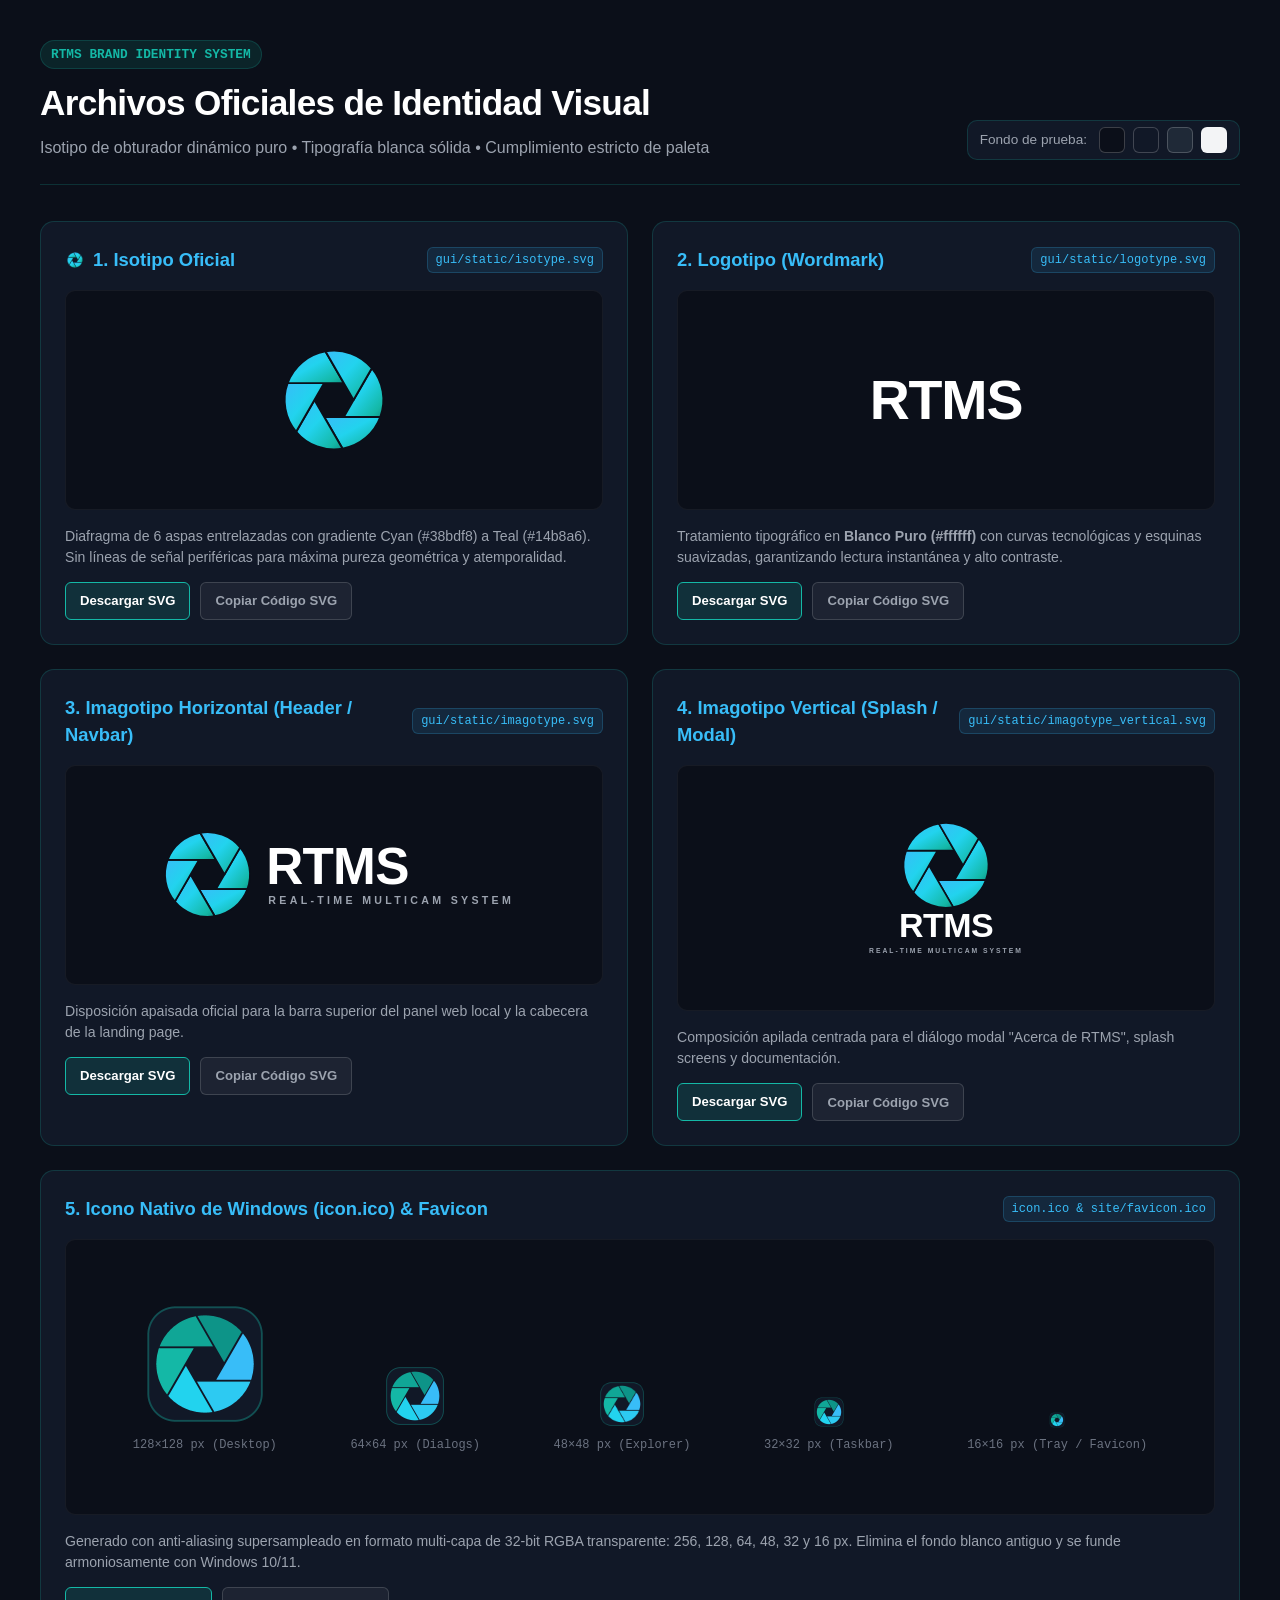
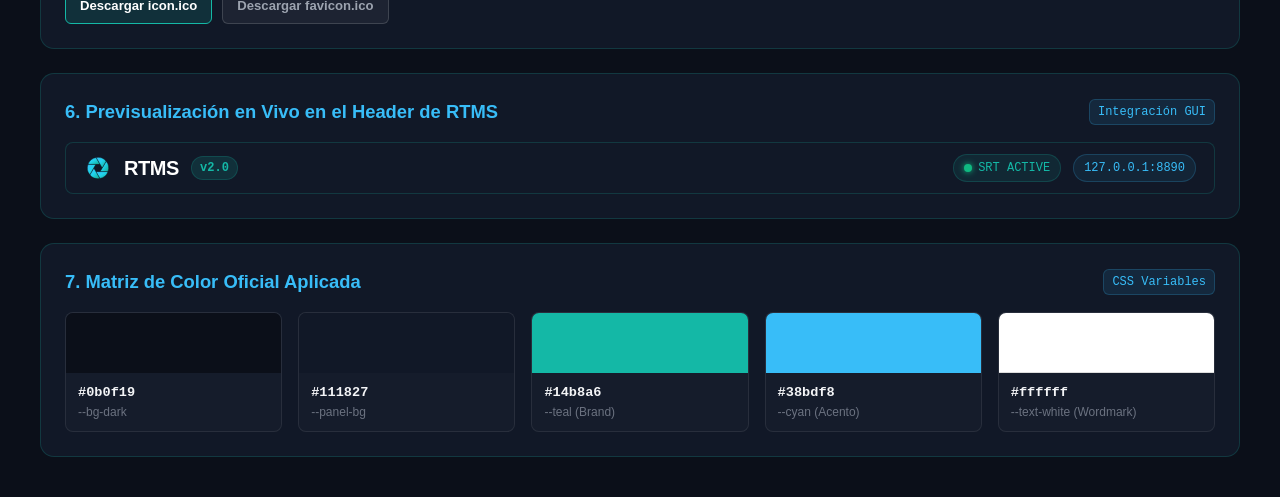
<file: gui/static/logo_showcase.html>
<!DOCTYPE html>
<html lang="es">
<head>
    <meta charset="UTF-8">
    <meta name="viewport" content="width=device-width, initial-scale=1.0">
    <title>RTMS — Brand Identity & Vector Assets Showcase</title>
    <link rel="icon" type="image/x-icon" href="isotype.svg">
    <style>
        :root {
            --bg-dark: #0b0f19;
            --panel-bg: #111827;
            --card-bg: #161f30;
            --card-border: rgba(20, 184, 166, 0.2);
            --teal: #14b8a6;
            --teal-glow: rgba(20, 184, 166, 0.3);
            --cyan: #38bdf8;
            --text-primary: #f3f4f6;
            --text-secondary: #9ca3af;
            --text-muted: #6b7280;
            --font-sans: -apple-system, BlinkMacSystemFont, 'Segoe UI', Roboto, Helvetica, Arial, sans-serif;
            --font-mono: 'SFMono-Regular', Consolas, 'Liberation Mono', Menlo, monospace;
        }

        * {
            box-sizing: border-box;
            margin: 0;
            padding: 0;
        }

        body {
            font-family: var(--font-sans);
            background-color: var(--bg-dark);
            color: var(--text-primary);
            padding: 40px 24px;
            line-height: 1.5;
        }

        .container {
            max-width: 1200px;
            margin: 0 auto;
        }

        header.showcase-header {
            margin-bottom: 36px;
            border-bottom: 1px solid var(--card-border);
            padding-bottom: 24px;
            display: flex;
            justify-content: space-between;
            align-items: flex-end;
            flex-wrap: wrap;
            gap: 16px;
        }

        .title-badge {
            display: inline-block;
            background: rgba(20, 184, 166, 0.12);
            color: var(--teal);
            border: 1px solid var(--card-border);
            font-family: var(--font-mono);
            font-size: 0.8rem;
            padding: 4px 10px;
            border-radius: 20px;
            margin-bottom: 8px;
            font-weight: 600;
        }

        h1 {
            font-size: 2.2rem;
            font-weight: 800;
            letter-spacing: -0.02em;
            color: #ffffff;
        }

        p.lead {
            color: var(--text-secondary);
            font-size: 1rem;
            margin-top: 6px;
        }

        .bg-controls {
            display: flex;
            align-items: center;
            gap: 8px;
            background: var(--panel-bg);
            padding: 6px 12px;
            border-radius: 10px;
            border: 1px solid var(--card-border);
        }

        .bg-controls span {
            font-size: 0.85rem;
            color: var(--text-secondary);
            margin-right: 4px;
        }

        .bg-btn {
            width: 26px;
            height: 26px;
            border-radius: 6px;
            border: 1px solid rgba(255,255,255,0.2);
            cursor: pointer;
            transition: transform 0.2s, border-color 0.2s;
        }

        .bg-btn:hover {
            transform: scale(1.15);
            border-color: var(--teal);
        }

        .grid-2 {
            display: grid;
            grid-template-columns: repeat(auto-fit, minmax(540px, 1fr));
            gap: 24px;
            margin-bottom: 24px;
        }

        .card {
            background-color: var(--panel-bg);
            border: 1px solid var(--card-border);
            border-radius: 14px;
            padding: 24px;
            position: relative;
            transition: border-color 0.2s;
        }

        .card:hover {
            border-color: rgba(20, 184, 166, 0.4);
        }

        .card-header {
            display: flex;
            justify-content: space-between;
            align-items: center;
            margin-bottom: 16px;
        }

        .card-header h2 {
            font-size: 1.15rem;
            font-weight: 700;
            color: var(--cyan);
            display: flex;
            align-items: center;
            gap: 8px;
        }

        .file-pill {
            font-family: var(--font-mono);
            font-size: 0.75rem;
            background: rgba(56, 189, 248, 0.1);
            color: var(--cyan);
            border: 1px solid rgba(56, 189, 248, 0.2);
            padding: 3px 8px;
            border-radius: 6px;
        }

        .preview-box {
            background-color: var(--bg-dark);
            border: 1px solid rgba(255, 255, 255, 0.05);
            border-radius: 10px;
            padding: 40px;
            display: flex;
            align-items: center;
            justify-content: center;
            min-height: 220px;
            margin-bottom: 16px;
            transition: background-color 0.3s;
        }

        .preview-box.light-mode {
            background-color: #e5e7eb !important;
        }

        .preview-box.slate-mode {
            background-color: #1f2937 !important;
        }

        .preview-box.panel-mode {
            background-color: #111827 !important;
        }

        .card-desc {
            font-size: 0.88rem;
            color: var(--text-secondary);
            margin-bottom: 14px;
        }

        .btn-group {
            display: flex;
            gap: 10px;
        }

        .btn {
            background: rgba(20, 184, 166, 0.15);
            border: 1px solid var(--teal);
            color: #ffffff;
            font-family: var(--font-sans);
            font-size: 0.82rem;
            font-weight: 600;
            padding: 8px 14px;
            border-radius: 6px;
            cursor: pointer;
            text-decoration: none;
            display: inline-flex;
            align-items: center;
            gap: 6px;
            transition: all 0.2s;
        }

        .btn:hover {
            background: var(--teal);
            color: #0b0f19;
            box-shadow: 0 0 12px var(--teal-glow);
        }

        .btn-secondary {
            background: rgba(255, 255, 255, 0.05);
            border-color: rgba(255, 255, 255, 0.15);
            color: var(--text-secondary);
        }

        .btn-secondary:hover {
            background: rgba(255, 255, 255, 0.12);
            color: #ffffff;
            box-shadow: none;
        }

        /* App Bar simulation */
        .app-bar-sim {
            background: #111827;
            border: 1px solid var(--card-border);
            border-radius: 8px;
            padding: 10px 18px;
            display: flex;
            align-items: center;
            justify-content: space-between;
            width: 100%;
        }

        .app-brand {
            display: flex;
            align-items: center;
            gap: 12px;
            cursor: pointer;
        }

        .app-telemetry {
            display: flex;
            gap: 12px;
            font-family: var(--font-mono);
            font-size: 0.75rem;
        }

        .tele-pill {
            background: rgba(20, 184, 166, 0.1);
            color: var(--teal);
            border: 1px solid var(--card-border);
            padding: 4px 10px;
            border-radius: 20px;
            display: flex;
            align-items: center;
            gap: 6px;
        }

        .tele-pill .dot {
            width: 8px;
            height: 8px;
            border-radius: 50%;
            background: #10b981;
            box-shadow: 0 0 6px #10b981;
        }

        /* Scale test row */
        .scale-row {
            display: flex;
            align-items: flex-end;
            justify-content: space-around;
            width: 100%;
            padding: 20px 0;
            flex-wrap: wrap;
            gap: 20px;
        }

        .scale-item {
            display: flex;
            flex-direction: column;
            align-items: center;
            gap: 8px;
        }

        .scale-item span {
            font-family: var(--font-mono);
            font-size: 0.75rem;
            color: var(--text-muted);
        }

        /* Palette swatches */
        .palette-row {
            display: grid;
            grid-template-columns: repeat(auto-fit, minmax(180px, 1fr));
            gap: 16px;
            margin-top: 14px;
        }

        .swatch-card {
            background: rgba(255,255,255,0.02);
            border: 1px solid rgba(255,255,255,0.08);
            border-radius: 8px;
            overflow: hidden;
        }

        .swatch-color {
            height: 60px;
            width: 100%;
        }

        .swatch-info {
            padding: 10px 12px;
        }

        .swatch-hex {
            font-family: var(--font-mono);
            font-size: 0.85rem;
            font-weight: 600;
            color: var(--text-primary);
        }

        .swatch-name {
            font-size: 0.75rem;
            color: var(--text-muted);
        }

        @media (max-width: 768px) {
            .grid-2 {
                grid-template-columns: 1fr;
            }
        }
    </style>
</head>
<body>
    <div class="container">
        <header class="showcase-header">
            <div>
                <span class="title-badge">RTMS BRAND IDENTITY SYSTEM</span>
                <h1>Archivos Oficiales de Identidad Visual</h1>
                <p class="lead">Isotipo de obturador dinámico puro • Tipografía blanca sólida • Cumplimiento estricto de paleta</p>
            </div>
            <div class="bg-controls">
                <span>Fondo de prueba:</span>
                <button class="bg-btn" style="background:#0b0f19;" onclick="setBg('default')" title="Obsidian #0b0f19"></button>
                <button class="bg-btn" style="background:#111827;" onclick="setBg('panel-mode')" title="Panel #111827"></button>
                <button class="bg-btn" style="background:#1f2937;" onclick="setBg('slate-mode')" title="Slate #1f2937"></button>
                <button class="bg-btn" style="background:#f3f4f6;" onclick="setBg('light-mode')" title="Light #f3f4f6"></button>
            </div>
        </header>

        <!-- GRID 1: ISOTIPO & LOGOTIPO -->
        <div class="grid-2">
            <!-- 1. ISOTIPO -->
            <div class="card">
                <div class="card-header">
                    <h2>
                        <svg width="20" height="20" viewBox="0 0 200 200">
                            <use href="isotype.svg#aperture-group"></use>
                        </svg>
                        1. Isotipo Oficial
                    </h2>
                    <span class="file-pill">gui/static/isotype.svg</span>
                </div>
                <div class="preview-box" id="pbox-iso">
                    <img src="isotype.svg" alt="RTMS Isotype" style="width: 130px; height: 130px;">
                </div>
                <p class="card-desc">
                    Diafragma de 6 aspas entrelazadas con gradiente Cyan (#38bdf8) a Teal (#14b8a6). Sin líneas de señal periféricas para máxima pureza geométrica y atemporalidad.
                </p>
                <div class="btn-group">
                    <a href="isotype.svg" target="_blank" class="btn" download="rtms_isotype.svg">Descargar SVG</a>
                    <button class="btn btn-secondary" onclick="copyFile('isotype.svg')">Copiar Código SVG</button>
                </div>
            </div>

            <!-- 2. LOGOTIPO -->
            <div class="card">
                <div class="card-header">
                    <h2>2. Logotipo (Wordmark)</h2>
                    <span class="file-pill">gui/static/logotype.svg</span>
                </div>
                <div class="preview-box" id="pbox-logo">
                    <img src="logotype.svg" alt="RTMS Logotype" style="width: 240px; height: auto;">
                </div>
                <p class="card-desc">
                    Tratamiento tipográfico en <strong>Blanco Puro (#ffffff)</strong> con curvas tecnológicas y esquinas suavizadas, garantizando lectura instantánea y alto contraste.
                </p>
                <div class="btn-group">
                    <a href="logotype.svg" target="_blank" class="btn" download="rtms_logotype.svg">Descargar SVG</a>
                    <button class="btn btn-secondary" onclick="copyFile('logotype.svg')">Copiar Código SVG</button>
                </div>
            </div>
        </div>

        <!-- GRID 2: IMAGOTIPO HORIZONTAL & DESKTOP ICON -->
        <div class="grid-2">
            <!-- 3. IMAGOTIPO HORIZONTAL -->
            <div class="card">
                <div class="card-header">
                    <h2>3. Imagotipo Horizontal (Header / Navbar)</h2>
                    <span class="file-pill">gui/static/imagotype.svg</span>
                </div>
                <div class="preview-box" id="pbox-imago">
                    <img src="imagotype.svg" alt="RTMS Imagotype Horizontal" style="width: 100%; max-width: 440px; height: auto;">
                </div>
                <p class="card-desc">
                    Disposición apaisada oficial para la barra superior del panel web local y la cabecera de la landing page.
                </p>
                <div class="btn-group">
                    <a href="imagotype.svg" target="_blank" class="btn" download="rtms_imagotype.svg">Descargar SVG</a>
                    <button class="btn btn-secondary" onclick="copyFile('imagotype.svg')">Copiar Código SVG</button>
                </div>
            </div>

            <!-- 4. IMAGOTIPO VERTICAL -->
            <div class="card">
                <div class="card-header">
                    <h2>4. Imagotipo Vertical (Splash / Modal)</h2>
                    <span class="file-pill">gui/static/imagotype_vertical.svg</span>
                </div>
                <div class="preview-box" id="pbox-vert">
                    <img src="imagotype_vertical.svg" alt="RTMS Imagotipo Vertical" style="width: 170px; height: auto;">
                </div>
                <p class="card-desc">
                    Composición apilada centrada para el diálogo modal "Acerca de RTMS", splash screens y documentación.
                </p>
                <div class="btn-group">
                    <a href="imagotype_vertical.svg" target="_blank" class="btn" download="rtms_imagotype_vertical.svg">Descargar SVG</a>
                    <button class="btn btn-secondary" onclick="copyFile('imagotype_vertical.svg')">Copiar Código SVG</button>
                </div>
            </div>
        </div>

        <!-- SECTION: ESCALABILIDAD DEL ICONO DE WINDOWS (icon.ico) -->
        <div class="card" style="margin-bottom: 24px;">
            <div class="card-header">
                <h2>5. Icono Nativo de Windows (icon.ico) & Favicon</h2>
                <span class="file-pill">icon.ico & site/favicon.ico</span>
            </div>
            <div class="preview-box" id="pbox-scale" style="min-height: 180px;">
                <div class="scale-row">
                    <div class="scale-item">
                        <img src="brand_preview.png" style="width: 128px; height: 128px;" alt="128px">
                        <span>128×128 px (Desktop)</span>
                    </div>
                    <div class="scale-item">
                        <img src="brand_preview.png" style="width: 64px; height: 64px;" alt="64px">
                        <span>64×64 px (Dialogs)</span>
                    </div>
                    <div class="scale-item">
                        <img src="brand_preview.png" style="width: 48px; height: 48px;" alt="48px">
                        <span>48×48 px (Explorer)</span>
                    </div>
                    <div class="scale-item">
                        <img src="brand_preview.png" style="width: 32px; height: 32px;" alt="32px">
                        <span>32×32 px (Taskbar)</span>
                    </div>
                    <div class="scale-item">
                        <img src="brand_preview.png" style="width: 16px; height: 16px;" alt="16px">
                        <span>16×16 px (Tray / Favicon)</span>
                    </div>
                </div>
            </div>
            <p class="card-desc">
                Generado con anti-aliasing supersampleado en formato multi-capa de 32-bit RGBA transparente: 256, 128, 64, 48, 32 y 16 px. Elimina el fondo blanco antiguo y se funde armoniosamente con Windows 10/11.
            </p>
            <div class="btn-group">
                <a href="../../icon.ico" class="btn" download="icon.ico">Descargar icon.ico</a>
                <a href="favicon.ico" class="btn btn-secondary" download="favicon.ico">Descargar favicon.ico</a>
            </div>
        </div>

        <!-- SECTION: SIMULACIÓN EN LA BARRA DE LA APLICACIÓN -->
        <div class="card" style="margin-bottom: 24px;">
            <div class="card-header">
                <h2>6. Previsualización en Vivo en el Header de RTMS</h2>
                <span class="file-pill">Integración GUI</span>
            </div>
            <div class="app-bar-sim">
                <div class="app-brand" title="Ver información del software">
                    <img src="isotype.svg" style="width: 28px; height: 28px;" alt="Isotype">
                    <span style="font-weight: 800; font-size: 1.25rem; color: #ffffff; letter-spacing: -0.02em;">RTMS</span>
                    <span style="font-family: var(--font-mono); font-size: 0.75rem; background: rgba(20, 184, 166, 0.15); color: var(--teal); border: 1px solid var(--card-border); padding: 2px 8px; border-radius: 12px; font-weight: 600;">v2.0</span>
                </div>
                <div class="app-telemetry">
                    <div class="tele-pill">
                        <div class="dot"></div>
                        <span>SRT ACTIVE</span>
                    </div>
                    <div class="tele-pill" style="color: var(--cyan); border-color: rgba(56, 189, 248, 0.2); background: rgba(56, 189, 248, 0.08);">
                        <span>127.0.0.1:8890</span>
                    </div>
                </div>
            </div>
        </div>

        <!-- SECTION: PALETA TÉCNICA -->
        <div class="card">
            <div class="card-header">
                <h2>7. Matriz de Color Oficial Aplicada</h2>
                <span class="file-pill">CSS Variables</span>
            </div>
            <div class="palette-row">
                <div class="swatch-card">
                    <div class="swatch-color" style="background: #0b0f19;"></div>
                    <div class="swatch-info">
                        <div class="swatch-hex">#0b0f19</div>
                        <div class="swatch-name">--bg-dark</div>
                    </div>
                </div>
                <div class="swatch-card">
                    <div class="swatch-color" style="background: #111827;"></div>
                    <div class="swatch-info">
                        <div class="swatch-hex">#111827</div>
                        <div class="swatch-name">--panel-bg</div>
                    </div>
                </div>
                <div class="swatch-card">
                    <div class="swatch-color" style="background: #14b8a6;"></div>
                    <div class="swatch-info">
                        <div class="swatch-hex">#14b8a6</div>
                        <div class="swatch-name">--teal (Brand)</div>
                    </div>
                </div>
                <div class="swatch-card">
                    <div class="swatch-color" style="background: #38bdf8;"></div>
                    <div class="swatch-info">
                        <div class="swatch-hex">#38bdf8</div>
                        <div class="swatch-name">--cyan (Acento)</div>
                    </div>
                </div>
                <div class="swatch-card">
                    <div class="swatch-color" style="background: #ffffff; border-bottom: 1px solid #ddd;"></div>
                    <div class="swatch-info">
                        <div class="swatch-hex">#ffffff</div>
                        <div class="swatch-name">--text-white (Wordmark)</div>
                    </div>
                </div>
            </div>
        </div>
    </div>

    <script>
        function setBg(mode) {
            const boxes = ['pbox-iso', 'pbox-logo', 'pbox-imago', 'pbox-vert', 'pbox-scale'];
            boxes.forEach(id => {
                const el = document.getElementById(id);
                if (el) {
                    el.className = 'preview-box ' + (mode === 'default' ? '' : mode);
                }
            });
        }

        async function copyFile(fileName) {
            try {
                const res = await fetch(fileName);
                const text = await res.text();
                await navigator.clipboard.writeText(text);
                alert('Código SVG de ' + fileName + ' copiado al portapapeles con éxito.');
            } catch (e) {
                alert('Abre el archivo directamente para copiar el código.');
            }
        }
    </script>
</body>
</html>
</file>
<file: site/styles.css>
/* ==============================================================================
   RTMS — Real-Time Multicam System
   Landing Page Oficial & Centro de Descarga
   Diseñado por Joaquín Yarsky (joaquinyarsky@gmail.com)
   Estética y paleta alineadas con el panel de control nativo de RTMS.
============================================================================== */

:root {
    color-scheme: dark;
    --bg-dark: #0b0f19;
    --panel-bg: #111827;
    --card-bg: #161f30;
    --card-hover: #1c273c;
    --card-subtle: rgba(31, 41, 55, 0.5);
    
    --border-color: rgba(20, 184, 166, 0.18);
    --border-color-active: rgba(20, 184, 166, 0.45);
    --border-blue: rgba(56, 189, 248, 0.22);
    --border-subtle: rgba(255, 255, 255, 0.08);

    --text-primary: #f3f4f6;
    --text-secondary: #9ca3af;
    --text-muted: #9ca3af;

    --teal: #14b8a6;
    --teal-hover: #0d9488;
    --teal-glow: rgba(20, 184, 166, 0.35);

    --cyan: #38bdf8;
    --cyan-glow: rgba(56, 189, 248, 0.3);

    --blue: #3b82f6;
    --blue-glow: rgba(59, 130, 246, 0.25);

    --status-green: #10b981;
    --status-yellow: #f59e0b;
    --status-red: #ef4444;

    --radius-sm: 6px;
    --radius-md: 12px;
    --radius-lg: 20px;
    --radius-full: 9999px;

    --shadow-soft: 0 4px 20px rgba(0, 0, 0, 0.35);
    --shadow-glow: 0 0 25px rgba(20, 184, 166, 0.25);
    --shadow-blue-glow: 0 0 30px rgba(56, 189, 248, 0.2);

    --font-sans: -apple-system, BlinkMacSystemFont, 'Segoe UI', Roboto, Helvetica, Arial, system-ui, sans-serif;
    --font-mono: 'SFMono-Regular', Consolas, 'Liberation Mono', Menlo, Courier, monospace;

    --transition-base: 0.2s cubic-bezier(0.4, 0, 0.2, 1);
    --transition-spring: 0.25s cubic-bezier(0.16, 1, 0.3, 1);

    --space-1: 4px;
    --space-2: 8px;
    --space-3: 12px;
    --space-4: 16px;
    --space-5: 20px;
    --space-6: 24px;
    --space-8: 32px;
    --space-10: 40px;
    --space-12: 48px;
    --space-16: 64px;
    --space-20: 80px;
    --space-24: 96px;
}

* {
    box-sizing: border-box;
    margin: 0;
    padding: 0;
}

html {
    scroll-behavior: smooth;
    scroll-padding-top: 84px;
    overflow-x: hidden;
    max-width: 100%;
}

/* ACCESSIBILITY: Screen Reader Only Utility */
.sr-only {
    position: absolute;
    width: 1px;
    height: 1px;
    padding: 0;
    margin: -1px;
    overflow: hidden;
    clip: rect(0, 0, 0, 0);
    white-space: nowrap;
    border-width: 0;
}

/* ACCESSIBILITY: Skip Link para navegación accesible por teclado */
.skip-link {
    position: absolute;
    top: -120px;
    left: 20px;
    background: var(--teal);
    color: #0b0f19;
    padding: 12px 22px;
    font-size: 0.95rem;
    font-weight: 700;
    border-radius: var(--radius-md);
    z-index: 99999;
    text-decoration: none;
    box-shadow: 0 6px 20px rgba(0, 0, 0, 0.7);
    transition: top 0.2s cubic-bezier(0.16, 1, 0.3, 1);
}

.skip-link:focus-visible,
.skip-link:focus {
    top: 16px;
    outline: 2px solid var(--cyan);
    outline-offset: 3px;
}

*:focus-visible {
    outline: 2px solid var(--teal);
    outline-offset: 2px;
}

*:focus {
    outline: none;
}

@media (prefers-reduced-motion: reduce) {
    *, *::before, *::after {
        animation-duration: 0.01ms !important;
        animation-iteration-count: 1 !important;
        transition-duration: 0.01ms !important;
        scroll-behavior: auto !important;
    }
}

body {
    font-family: var(--font-sans);
    background-color: var(--bg-dark);
    color: var(--text-primary);
    min-height: 100vh;
    line-height: 1.6;
    overflow-x: hidden;
    max-width: 100%;
    position: relative;
    padding-top: 64px;
    background-image: 
        radial-gradient(circle at 50% -10%, rgba(20, 184, 166, 0.12) 0%, transparent 60%),
        radial-gradient(circle at 90% 40%, rgba(56, 189, 248, 0.06) 0%, transparent 50%),
        radial-gradient(circle at 10% 80%, rgba(59, 130, 246, 0.05) 0%, transparent 50%);
    background-attachment: fixed;
}

/* Background grid pattern */
body::before {
    content: '';
    position: fixed;
    top: 0;
    left: 0;
    width: 100vw;
    height: 100vh;
    background-size: 40px 40px;
    background-image: 
        linear-gradient(to right, rgba(255, 255, 255, 0.02) 1px, transparent 1px),
        linear-gradient(to bottom, rgba(255, 255, 255, 0.02) 1px, transparent 1px);
    pointer-events: none;
    z-index: -1;
}

/* CONTAINER */
.container {
    max-width: 1200px;
    margin: 0 auto;
    padding: 0 24px;
}

/* NAVBAR (Fijo en todo momento con elevación dinámica) */
.navbar {
    position: fixed;
    top: 0;
    left: 0;
    right: 0;
    width: 100%;
    z-index: 1000;
    backdrop-filter: blur(20px);
    -webkit-backdrop-filter: blur(20px);
    background: rgba(11, 15, 25, 0.88);
    border-bottom: 1px solid var(--border-color);
    transition: background 0.25s ease, border-color 0.25s ease, box-shadow 0.25s ease;
}

.navbar.scrolled {
    background: rgba(11, 15, 25, 0.96);
    border-bottom-color: var(--border-color-active);
    box-shadow: 0 6px 24px rgba(0, 0, 0, 0.55), 0 0 20px rgba(20, 184, 166, 0.12);
}

.navbar-inner {
    display: grid;
    grid-template-columns: 1fr auto 1fr;
    align-items: center;
    height: 64px;
    width: 100%;
    padding: 0 clamp(20px, 3.5vw, 48px);
    box-sizing: border-box;
}

.brand {
    justify-self: start;
    display: flex;
    align-items: center;
    gap: 12px;
    text-decoration: none;
    color: var(--text-primary);
    transition: opacity 0.2s ease;
}

.brand:hover {
    opacity: 0.92;
}

.brand-logo-svg {
    width: 34px;
    height: 34px;
    filter: drop-shadow(0 0 8px rgba(20, 184, 166, 0.45));
    transition: transform 0.25s cubic-bezier(0.4, 0, 0.2, 1), filter 0.25s cubic-bezier(0.4, 0, 0.2, 1);
    flex-shrink: 0;
}

.brand:hover .brand-logo-svg {
    transform: rotate(18deg) scale(1.08);
    filter: drop-shadow(0 0 14px rgba(56, 189, 248, 0.6));
}

.footer-logo-svg {
    width: 22px;
    height: 22px;
}

.brand-content {
    display: flex;
    flex-direction: column;
    justify-content: center;
    gap: 3px;
    line-height: 1;
}

.brand-top {
    display: flex;
    align-items: center;
    gap: 8px;
    line-height: 1;
}

.brand-title {
    font-size: 1.35rem;
    font-weight: 800;
    letter-spacing: -0.01em;
    color: #ffffff;
    line-height: 1;
}

.version-pill {
    font-size: 0.68rem;
    font-family: var(--font-mono);
    font-weight: 600;
    color: var(--teal);
    background: rgba(20, 184, 166, 0.12);
    border: 1px solid rgba(20, 184, 166, 0.32);
    padding: 2px 8px;
    border-radius: var(--radius-full);
    line-height: 1.2;
    letter-spacing: 0.02em;
    white-space: nowrap;
}

.brand-subtitle {
    font-size: 0.65rem;
    font-weight: 600;
    letter-spacing: 0.06em;
    text-transform: uppercase;
    color: var(--text-secondary);
    line-height: 1.1;
    white-space: nowrap;
}


nav[aria-label="Navegación principal"] {
    justify-self: center;
}

.nav-menu {
    display: flex;
    align-items: center;
    gap: clamp(14px, 1.8vw, 28px);
    list-style: none;
    white-space: nowrap;
}

.nav-link {
    color: var(--text-secondary);
    text-decoration: none;
    font-size: 0.92rem;
    font-weight: 500;
    padding: 6px 2px;
    position: relative;
    transition: color 0.2s ease;
}

.nav-link:hover {
    color: #ffffff;
}

.nav-link:focus-visible {
    color: #ffffff;
    outline: 2px solid var(--teal);
    outline-offset: 4px;
    border-radius: var(--radius-sm);
}

/* Indicador de sección activa al navegar o scrollear */
.nav-link.active {
    color: #ffffff;
    font-weight: 600;
}

.nav-link.active::after {
    content: '';
    position: absolute;
    bottom: -2px;
    left: 0;
    right: 0;
    height: 2px;
    background: linear-gradient(90deg, var(--teal), var(--cyan));
    border-radius: var(--radius-full);
    box-shadow: 0 0 8px var(--cyan);
}

/* Botón CTA rápido de descarga en el Navbar */
.btn-nav-download {
    display: inline-flex;
    align-items: center;
    gap: 6px;
    padding: 7px 14px;
    font-size: 0.85rem;
    font-weight: 700;
    color: #0b0f19;
    background: linear-gradient(135deg, var(--teal) 0%, var(--cyan) 100%);
    border: none;
    border-radius: var(--radius-md);
    text-decoration: none;
    cursor: pointer;
    box-shadow: 0 2px 10px rgba(20, 184, 166, 0.35);
    transition: transform 0.2s cubic-bezier(0.16, 1, 0.3, 1), box-shadow 0.2s ease;
    white-space: nowrap;
}

.btn-nav-download:hover {
    transform: translateY(-1px);
    box-shadow: 0 4px 16px rgba(56, 189, 248, 0.5);
    background: linear-gradient(135deg, #18c9b6 0%, #46c6fc 100%);
}

.btn-nav-download svg {
    width: 14px;
    height: 14px;
    flex-shrink: 0;
}

/* Botón Hamburguesa Accesible para móviles */
.nav-toggle-btn {
    display: none;
    background: var(--card-bg);
    border: 1px solid var(--border-color);
    border-radius: var(--radius-md);
    padding: 7px 9px;
    color: var(--text-primary);
    cursor: pointer;
    align-items: center;
    justify-content: center;
    transition: all 0.2s ease;
}

.nav-toggle-btn:hover {
    background: var(--card-hover);
    border-color: var(--border-color-active);
}

.nav-toggle-btn svg line {
    transition: transform 0.25s ease, opacity 0.2s ease;
    transform-origin: center;
}

.nav-toggle-btn.active .line-top {
    transform: translateY(6px) rotate(45deg);
}

.nav-toggle-btn.active .line-mid {
    opacity: 0;
}

.nav-toggle-btn.active .line-bottom {
    transform: translateY(-6px) rotate(-45deg);
}

.nav-cta-group {
    justify-self: end;
    display: flex;
    align-items: center;
    gap: clamp(8px, 1vw, 12px);
    flex-shrink: 0;
}

.btn-github {
    display: inline-flex;
    align-items: center;
    gap: 8px;
    padding: 8px 16px;
    font-size: 0.88rem;
    font-weight: 600;
    color: var(--text-primary);
    background: var(--card-bg);
    border: 1px solid var(--border-color);
    border-radius: var(--radius-md);
    text-decoration: none;
    transition: all 0.2s ease;
}

.btn-github:hover {
    background: var(--card-hover);
    border-color: var(--border-color-active);
    box-shadow: var(--shadow-glow);
    transform: translateY(-1px);
}

.btn-lang {
    display: inline-flex;
    align-items: center;
    gap: 8px;
    padding: 7px 14px;
    font-size: 0.85rem;
    font-weight: 700;
    color: var(--text-primary);
    background: var(--card-bg);
    border: 1px solid var(--border-color);
    border-radius: var(--radius-md);
    cursor: pointer;
    transition: all 0.2s ease;
    font-family: var(--font-sans);
}

.btn-lang:hover {
    background: var(--card-hover);
    border-color: var(--border-color-active);
    box-shadow: var(--shadow-glow);
    transform: translateY(-1px);
}

.flag-icon {
    display: inline-block;
    border-radius: 2px;
    box-shadow: 0 0 2px rgba(0, 0, 0, 0.5);
    flex-shrink: 0;
    vertical-align: middle;
}

/* HERO SECTION */
.hero {
    padding: 72px 0 48px;
    text-align: center;
    position: relative;
}

.hero-pill {
    display: inline-flex;
    align-items: center;
    gap: 8px;
    padding: 6px 16px;
    font-size: 0.82rem;
    font-weight: 600;
    letter-spacing: 0.04em;
    text-transform: uppercase;
    color: var(--teal);
    background: rgba(20, 184, 166, 0.1);
    border: 1px solid var(--border-color);
    border-radius: var(--radius-full);
    margin-bottom: 24px;
}

.hero-pill-dot {
    width: 8px;
    height: 8px;
    background: var(--status-green);
    border-radius: 50%;
    box-shadow: 0 0 8px var(--status-green);
}

.hero-title {
    font-size: clamp(2.3rem, 5vw, 3.8rem);
    font-weight: 800;
    line-height: 1.15;
    letter-spacing: -0.03em;
    margin-bottom: 20px;
}

.hero-title .gradient-text {
    background: linear-gradient(135deg, #ffffff 30%, var(--cyan) 75%, var(--teal) 100%);
    -webkit-background-clip: text;
    -webkit-text-fill-color: transparent;
}

.hero-subtitle {
    max-width: 720px;
    margin: 0 auto 36px;
    font-size: clamp(1.05rem, 2vw, 1.25rem);
    color: var(--text-secondary);
    line-height: 1.6;
}

/* CENTRAL DOWNLOAD CARD (HERO CENTERPIECE) */
.download-centerpiece {
    max-width: 640px;
    margin: 0 auto 40px;
    background: linear-gradient(180deg, rgba(22, 31, 48, 0.95), rgba(17, 24, 39, 0.98));
    border: 1px solid var(--border-color);
    border-radius: var(--radius-lg);
    padding: 28px 24px;
    box-shadow: 0 10px 40px rgba(0, 0, 0, 0.5), var(--shadow-glow);
    position: relative;
    overflow: hidden;
}

.download-centerpiece::before {
    content: '';
    position: absolute;
    top: 0;
    left: 0;
    right: 0;
    height: 2px;
    background: linear-gradient(90deg, transparent, var(--teal), var(--cyan), transparent);
}

.btn-primary-download {
    display: inline-flex;
    align-items: center;
    justify-content: center;
    gap: 12px;
    width: 100%;
    padding: 16px 28px;
    font-size: 1.15rem;
    font-weight: 700;
    color: #0b0f19;
    background: linear-gradient(135deg, var(--teal) 0%, var(--cyan) 100%);
    border: none;
    border-radius: var(--radius-md);
    text-decoration: none;
    cursor: pointer;
    box-shadow: 0 4px 20px rgba(20, 184, 166, 0.4);
    transition: all 0.25s cubic-bezier(0.16, 1, 0.3, 1);
}

.btn-primary-download:hover {
    transform: translateY(-2px);
    box-shadow: 0 8px 30px rgba(56, 189, 248, 0.5);
    background: linear-gradient(135deg, #18c9b6 0%, #46c6fc 100%);
}

.btn-primary-download svg {
    width: 24px;
    height: 24px;
    stroke-width: 2.5;
}

.download-meta {
    display: flex;
    align-items: center;
    justify-content: center;
    flex-wrap: wrap;
    gap: 14px;
    margin-top: 14px;
    font-size: 0.85rem;
    color: var(--text-muted);
}

.download-meta span {
    display: inline-flex;
    align-items: center;
    gap: 5px;
}

.download-meta .highlight {
    color: var(--text-secondary);
    font-weight: 600;
}

.download-meta .bullet {
    color: #6b7280;
}

.download-sublinks {
    display: flex;
    align-items: center;
    justify-content: center;
    gap: 20px;
    margin-top: 16px;
    padding-top: 14px;
    border-top: 1px solid var(--border-subtle);
    font-size: 0.85rem;
}

.download-sublinks a {
    color: var(--cyan);
    text-decoration: none;
    transition: color 0.2s;
    display: inline-flex;
    align-items: center;
    gap: 6px;
}

.download-sublinks a:hover {
    color: #ffffff;
    text-decoration: underline;
}

/* SYSTEM PILLS */
.system-specs-bar {
    display: flex;
    justify-content: center;
    flex-wrap: wrap;
    gap: 12px;
    margin-top: 24px;
}

.spec-badge {
    display: inline-flex;
    align-items: center;
    gap: 8px;
    padding: 6px 14px;
    background: rgba(17, 24, 39, 0.7);
    border: 1px solid var(--border-subtle);
    border-radius: var(--radius-full);
    font-size: 0.82rem;
    color: var(--text-secondary);
    transition: border-color var(--transition-base), background var(--transition-base), transform var(--transition-base);
}

.spec-badge:hover {
    border-color: var(--border-color);
    background: rgba(17, 24, 39, 0.9);
    transform: translateY(-1px);
}

.spec-badge svg {
    width: 14px;
    height: 14px;
    color: var(--teal);
}

/* MOCKUP SECTION */
.mockup-wrapper {
    margin: 48px auto 0;
    max-width: 1040px;
    background: var(--panel-bg);
    border: 1px solid var(--border-color);
    border-radius: var(--radius-lg);
    box-shadow: 0 20px 60px rgba(0, 0, 0, 0.7), 0 0 40px rgba(20, 184, 166, 0.15);
    overflow: hidden;
}

.mockup-header {
    background: #0d1320;
    border-bottom: 1px solid var(--border-color);
    padding: 12px 18px;
    display: flex;
    align-items: center;
    justify-content: space-between;
    gap: 14px;
    flex-wrap: wrap;
}

.mockup-dots {
    display: flex;
    gap: 7px;
}

.mockup-dot {
    width: 10px;
    height: 10px;
    border-radius: 50%;
    background: #374151;
}

.mockup-dot.red { background: #ef4444; }
.mockup-dot.yellow { background: #f59e0b; }
.mockup-dot.green { background: #10b981; }

.mockup-hud {
    display: flex;
    align-items: center;
    gap: 14px;
    font-family: var(--font-mono);
    font-size: 0.75rem;
    background: rgba(11, 15, 25, 0.9);
    padding: 4px 12px;
    border-radius: var(--radius-sm);
    border: 1px solid var(--border-subtle);
}

.mockup-hud-item {
    display: flex;
    align-items: center;
    gap: 5px;
}

.hud-tag {
    color: var(--text-muted);
}

.hud-value {
    color: var(--teal);
    font-weight: 700;
}

.mockup-body {
    padding: 24px;
    background: #0c111d;
}

.mockup-grid {
    display: grid;
    grid-template-columns: repeat(auto-fit, minmax(280px, 1fr));
    gap: 18px;
}

.camera-card {
    background: var(--card-bg);
    border: 1px solid var(--border-subtle);
    border-radius: var(--radius-md);
    padding: 16px;
    position: relative;
    transition: border-color 0.2s;
    min-width: 0;
}

.camera-card.active {
    border-color: var(--border-color-active);
    box-shadow: inset 0 0 20px rgba(20, 184, 166, 0.08);
}

.camera-card-top {
    display: flex;
    justify-content: space-between;
    align-items: flex-start;
    margin-bottom: 12px;
}

.camera-name {
    font-weight: 700;
    font-size: 0.95rem;
    color: var(--text-primary);
}

.camera-type {
    font-size: 0.75rem;
    color: #d1d5db; /* Alto contraste: 10.5:1 sobre fondo de tarjeta */
}

.stream-badge {
    font-size: 0.72rem;
    font-weight: 800;
    padding: 3px 8px;
    border-radius: var(--radius-full);
    display: inline-flex;
    align-items: center;
    gap: 5px;
    letter-spacing: 0.02em;
}

.stream-badge.live {
    background: rgba(16, 185, 129, 0.22);
    color: #6ee7b7; /* Emerald 300: Contraste > 9:1 certificado WCAG AAA */
    border: 1px solid rgba(110, 231, 183, 0.45);
}

.stream-badge.stopped {
    background: rgba(107, 114, 128, 0.25);
    color: #f3f4f6; /* Contraste 13:1 */
    border: 1px solid rgba(156, 163, 175, 0.45);
}

.stream-meta-row {
    display: flex;
    justify-content: space-between;
    font-size: 0.82rem;
    color: #e5e7eb; /* Contraste 12:1 */
    padding: 6px 0;
    border-bottom: 1px solid rgba(255, 255, 255, 0.06);
}

.stream-meta-row:last-child {
    border-bottom: none;
}

.meta-code {
    font-family: var(--font-mono);
    color: var(--cyan);
}

/* SECTION TITLES & SCROLL CENTERING */
.section,
.hero,
section[id],
div[id] {
    scroll-margin-top: 84px;
}

.section {
    padding: 96px 0;
    position: relative;
}

.section-header {
    text-align: center;
    max-width: 680px;
    margin: 0 auto 56px;
}

.section-tag {
    font-size: 0.8rem;
    font-weight: 700;
    text-transform: uppercase;
    letter-spacing: 0.08em;
    color: var(--teal);
    margin-bottom: 12px;
    display: inline-block;
}

.section-title {
    font-size: clamp(1.8rem, 3.5vw, 2.5rem);
    font-weight: 800;
    letter-spacing: -0.02em;
    margin-bottom: 16px;
    line-height: 1.25;
}

.section-desc {
    font-size: 1.05rem;
    color: var(--text-secondary);
}

/* PROBLEM & SOLUTION (QUÉ RESUELVE) */
.problem-grid {
    display: grid;
    grid-template-columns: repeat(auto-fit, minmax(320px, 1fr));
    gap: 24px;
}

.problem-card {
    background: var(--card-bg);
    border: 1px solid var(--border-subtle);
    border-radius: var(--radius-lg);
    padding: 28px;
    position: relative;
    transition: all 0.25s ease;
    min-width: 0;
}

.problem-card:hover {
    border-color: var(--border-color);
    transform: translateY(-2px);
    box-shadow: var(--shadow-soft);
}

.card-icon {
    width: 48px;
    height: 48px;
    border-radius: var(--radius-md);
    background: rgba(20, 184, 166, 0.12);
    border: 1px solid var(--border-color);
    display: flex;
    align-items: center;
    justify-content: center;
    margin-bottom: 20px;
    color: var(--teal);
}

.card-icon svg {
    width: 24px;
    height: 24px;
}

.card-title {
    font-size: 1.2rem;
    font-weight: 700;
    margin-bottom: 12px;
    color: var(--text-primary);
}

.problem-block {
    background: rgba(239, 68, 68, 0.08);
    border-left: 3px solid var(--status-red);
    padding: 10px 14px;
    border-radius: 0 var(--radius-sm) var(--radius-sm) 0;
    font-size: 0.88rem;
    color: #fca5a5;
    margin-bottom: 14px;
}

.solution-block {
    background: rgba(16, 185, 129, 0.08);
    border-left: 3px solid var(--status-green);
    padding: 10px 14px;
    border-radius: 0 var(--radius-sm) var(--radius-sm) 0;
    font-size: 0.88rem;
    color: #6ee7b7;
}

/* BENTO GRID (CON QUÉ CUENTA) */
.bento-grid {
    display: grid;
    grid-template-columns: repeat(3, 1fr);
    gap: 22px;
}

.bento-item {
    background: var(--card-bg);
    border: 1px solid var(--border-subtle);
    border-radius: var(--radius-lg);
    padding: 28px;
    transition: all 0.25s ease;
    display: flex;
    flex-direction: column;
    position: relative;
    overflow: hidden;
    height: 100%;
    min-width: 0;
}

.bento-item:hover {
    border-color: var(--border-color);
    background: var(--card-hover);
    transform: translateY(-2px);
    box-shadow: var(--shadow-soft);
}

.bento-header {
    display: flex;
    align-items: center;
    gap: 14px;
    margin-bottom: 14px;
}

.bento-icon {
    width: 40px;
    height: 40px;
    border-radius: var(--radius-md);
    background: rgba(56, 189, 248, 0.12);
    border: 1px solid var(--border-blue);
    display: flex;
    align-items: center;
    justify-content: center;
    color: var(--cyan);
    flex-shrink: 0;
}

.bento-title {
    font-size: 1.15rem;
    font-weight: 700;
}

.bento-text {
    font-size: 0.92rem;
    color: var(--text-secondary);
    line-height: 1.55;
}

.bento-tag {
    margin-top: auto;
    padding-top: 18px;
    font-size: 0.78rem;
    font-weight: 600;
    color: var(--teal);
    display: flex;
    align-items: center;
    gap: 6px;
}

/* SECURITY SECTION */
.security-banner {
    background: linear-gradient(135deg, rgba(17, 24, 39, 0.95), rgba(22, 31, 48, 0.95));
    border: 1px solid var(--border-color);
    border-radius: var(--radius-lg);
    padding: 40px;
    box-shadow: 0 10px 40px rgba(0, 0, 0, 0.4);
    position: relative;
    overflow: hidden;
}

.security-banner::before {
    content: '';
    position: absolute;
    top: 0;
    left: 0;
    width: 4px;
    height: 100%;
    background: linear-gradient(180deg, var(--teal), var(--cyan));
}

.security-header {
    display: flex;
    align-items: center;
    gap: 16px;
    margin-bottom: 24px;
}

.security-icon {
    width: 52px;
    height: 52px;
    background: rgba(20, 184, 166, 0.15);
    border: 1px solid var(--border-color);
    border-radius: var(--radius-md);
    display: flex;
    align-items: center;
    justify-content: center;
    color: var(--teal);
    flex-shrink: 0;
}

.security-grid {
    display: grid;
    grid-template-columns: repeat(auto-fit, minmax(240px, 1fr));
    gap: 24px;
    margin-bottom: 32px;
}

.security-card {
    background: rgba(11, 15, 25, 0.6);
    border: 1px solid var(--border-subtle);
    border-radius: var(--radius-md);
    padding: 18px;
    transition: border-color var(--transition-base), transform var(--transition-base), box-shadow var(--transition-base);
    min-width: 0;
}

.security-card:hover {
    border-color: var(--border-color);
    transform: translateY(-2px);
    box-shadow: 0 4px 12px rgba(0, 0, 0, 0.3);
}

.sec-title {
    font-size: 0.95rem;
    font-weight: 700;
    color: var(--text-primary);
    margin-bottom: 8px;
    display: flex;
    align-items: center;
    gap: 8px;
}

.sec-title svg {
    width: 16px;
    height: 16px;
    color: var(--cyan);
}

.sec-desc {
    font-size: 0.85rem;
    color: var(--text-secondary);
    line-height: 1.5;
}

.security-footer {
    display: flex;
    align-items: center;
    justify-content: space-between;
    flex-wrap: wrap;
    gap: 16px;
    padding-top: 20px;
    border-top: 1px solid var(--border-subtle);
}

.security-policy-link {
    display: inline-flex;
    align-items: center;
    gap: 8px;
    color: var(--cyan);
    font-weight: 600;
    text-decoration: none;
    font-size: 0.9rem;
    transition: color 0.2s;
}

.security-policy-link:hover {
    color: #ffffff;
    text-decoration: underline;
}

.security-report-btn {
    display: inline-flex;
    align-items: center;
    gap: 8px;
    padding: 8px 18px;
    background: rgba(20, 184, 166, 0.12);
    border: 1px solid var(--border-color);
    border-radius: var(--radius-md);
    color: var(--teal);
    font-size: 0.85rem;
    font-weight: 600;
    text-decoration: none;
    transition: all 0.2s;
}

.security-report-btn:hover {
    background: rgba(20, 184, 166, 0.25);
    border-color: var(--teal);
    color: #ffffff;
}

/* 3 STEPS SECTION */
.steps-grid {
    display: grid;
    grid-template-columns: repeat(auto-fit, minmax(320px, 1fr));
    gap: 24px;
    align-items: stretch;
}

.step-card {
    background: var(--card-bg);
    border: 1px solid var(--border-subtle);
    border-radius: var(--radius-lg);
    padding: 28px;
    position: relative;
    display: flex;
    flex-direction: column;
    min-width: 0;
    transition: border-color var(--transition-base), transform var(--transition-base), box-shadow var(--transition-base);
}

.step-card:hover {
    border-color: var(--border-color);
    transform: translateY(-2px);
    box-shadow: var(--shadow-soft);
}

.step-card-header {
    display: flex;
    align-items: center;
    gap: 14px;
    margin-bottom: 14px;
}

.step-badge {
    display: inline-flex;
    align-items: center;
    justify-content: center;
    width: 44px;
    height: 44px;
    border-radius: var(--radius-md);
    font-family: var(--font-mono);
    font-size: 1.2rem;
    font-weight: 800;
    color: #38bdf8;
    background: rgba(56, 189, 248, 0.12);
    border: 1px solid rgba(56, 189, 248, 0.35);
    box-shadow: 0 0 12px rgba(56, 189, 248, 0.15);
    flex-shrink: 0;
}

.step-title {
    font-size: 1.18rem;
    font-weight: 700;
    color: var(--text-primary);
    line-height: 1.3;
}

.step-desc {
    font-size: 0.92rem;
    color: var(--text-secondary);
    line-height: 1.6;
    margin-bottom: 20px;
    /* Sin flex-grow: el contenido fluye naturalmente sin crear huecos artificiales */
}

.code-box {
    background: #090e17;
    border: 1px solid rgba(255, 255, 255, 0.08);
    border-radius: var(--radius-md);
    padding: 12px 16px;
    font-family: var(--font-mono);
    font-size: 0.84rem;
    color: var(--cyan);
    min-width: 0;
    max-width: 100%;
    margin-top: auto; /* Se alinea elegantemente abajo si las tarjetas se emparejan */
}

.code-box.code-box-simple {
    display: flex;
    align-items: center;
    justify-content: space-between;
    gap: 12px;
    flex-wrap: wrap;
}

.code-box-path {
    display: inline-flex;
    align-items: center;
    gap: 8px;
    color: var(--cyan);
    font-weight: 600;
}

.code-box-path svg {
    color: var(--teal);
    flex-shrink: 0;
}

.code-box-status {
    font-size: 0.78rem;
    font-weight: 600;
    color: #9ca3af;
    background: rgba(255, 255, 255, 0.06);
    padding: 3px 8px;
    border-radius: var(--radius-sm);
}

.code-box-status.status-online {
    color: var(--status-green);
    background: rgba(16, 185, 129, 0.12);
    border: 1px solid rgba(16, 185, 129, 0.25);
}

.code-box.code-box-template {
    display: flex;
    flex-direction: column;
    gap: 10px;
    padding: 12px 14px;
    background: #080d16;
    border-color: rgba(56, 189, 248, 0.25);
}

.code-box-header {
    display: flex;
    align-items: center;
    justify-content: space-between;
    gap: 10px;
}

.code-box-tag {
    font-size: 0.72rem;
    font-weight: 700;
    text-transform: uppercase;
    letter-spacing: 0.06em;
    color: var(--teal);
}

.btn-copy {
    display: inline-flex;
    align-items: center;
    gap: 6px;
    background: rgba(20, 184, 166, 0.12);
    border: 1px solid var(--border-color);
    border-radius: var(--radius-sm);
    color: var(--teal);
    font-size: 0.76rem;
    font-weight: 700;
    padding: 4px 10px;
    cursor: pointer;
    transition: all 0.2s ease;
    font-family: var(--font-sans);
}

.btn-copy:hover {
    background: rgba(20, 184, 166, 0.25);
    border-color: var(--teal);
    color: #ffffff;
    transform: translateY(-1px);
}

.btn-copy.copied {
    border-color: var(--status-green);
    background: rgba(16, 185, 129, 0.2);
    color: var(--status-green);
}

.btn-copy svg {
    flex-shrink: 0;
}

.code-box-code-wrapper {
    width: 100%;
    background: rgba(0, 0, 0, 0.5);
    border: 1px solid rgba(56, 189, 248, 0.14);
    border-radius: 6px;
    padding: 8px 10px;
    overflow-x: auto;
    -webkit-overflow-scrolling: touch;
}

.code-box-code-wrapper code {
    font-family: var(--font-mono);
    font-size: 0.8rem;
    color: var(--cyan);
    white-space: nowrap;
    display: inline-block;
    user-select: all;
}

.code-param {
    color: #f59e0b;
    font-weight: 700;
    background: rgba(245, 158, 11, 0.14);
    padding: 1px 4px;
    border-radius: 3px;
    border: 1px solid rgba(245, 158, 11, 0.28);
}

/* CALLOUT BANNER DE TIP (UBICADO DEBAJO DE LAS 3 TARJETAS PARA EQUILIBRIO PERFECTO) */
.step-hint-banner {
    margin-top: 24px;
    background: rgba(17, 24, 39, 0.7);
    border: 1px solid var(--border-color);
    border-radius: var(--radius-md);
    padding: 16px 20px;
    display: flex;
    align-items: flex-start;
    gap: 14px;
    box-shadow: 0 4px 16px rgba(0, 0, 0, 0.25);
}

.step-hint-icon {
    color: #f59e0b;
    flex-shrink: 0;
    margin-top: 2px;
}

.step-hint-content {
    font-size: 0.88rem;
    color: var(--text-secondary);
    line-height: 1.55;
}

.step-hint-content code {
    background: rgba(0, 0, 0, 0.4);
    color: var(--cyan);
    padding: 2px 6px;
    border-radius: 4px;
    font-family: var(--font-mono);
    font-size: 0.88em;
}

/* TECH STACK BADGES */
.tech-grid {
    display: flex;
    flex-wrap: wrap;
    justify-content: center;
    gap: 16px;
    max-width: 900px;
    margin: 0 auto;
}

.tech-pill {
    display: inline-flex;
    align-items: center;
    gap: 10px;
    padding: 10px 20px;
    background: var(--card-bg);
    border: 1px solid var(--border-subtle);
    border-radius: var(--radius-full);
    font-size: 0.92rem;
    font-weight: 600;
    color: var(--text-primary);
    transition: all 0.2s ease;
}

.tech-pill:hover {
    border-color: var(--border-color);
    background: var(--card-hover);
    transform: translateY(-2px);
    box-shadow: 0 4px 14px rgba(0, 0, 0, 0.3);
}

.tech-pill svg {
    width: 18px;
    height: 18px;
    color: var(--cyan);
}

/* FOOTER */
.footer {
    background: #080b12;
    border-top: 1px solid var(--border-subtle);
    padding: 60px 0 36px;
    margin-top: 48px;
}

.footer-content {
    display: flex;
    justify-content: space-between;
    align-items: flex-start;
    flex-wrap: wrap;
    gap: 36px;
    margin-bottom: 36px;
}

.footer-brand {
    max-width: 440px;
}

.footer-brand-title {
    font-size: 1.2rem;
    font-weight: 700;
    margin-bottom: 10px;
    display: flex;
    align-items: center;
    gap: 10px;
}

.footer-brand-desc {
    font-size: 0.88rem;
    color: var(--text-muted);
    line-height: 1.6;
}

.footer-links-group {
    display: grid;
    grid-template-columns: repeat(3, auto);
    gap: 48px;
}

.footer-column-title {
    font-size: 0.82rem;
    font-weight: 700;
    text-transform: uppercase;
    letter-spacing: 0.08em;
    color: var(--text-primary);
    margin-bottom: 16px;
}

.footer-links {
    list-style: none;
    display: flex;
    flex-direction: column;
    gap: 10px;
}

.footer-links a {
    color: var(--text-muted);
    text-decoration: none;
    font-size: 0.88rem;
    transition: color 0.2s;
}

.footer-links a:hover {
    color: var(--cyan);
}

.footer-bottom {
    padding-top: 24px;
    border-top: 1px solid rgba(255, 255, 255, 0.05);
    display: flex;
    justify-content: space-between;
    align-items: center;
    flex-wrap: wrap;
    gap: 16px;
    font-size: 0.82rem;
    color: var(--text-muted);
}

.footer-author-badge {
    color: var(--text-secondary);
}

.footer-author-badge a {
    color: var(--teal);
    text-decoration: none;
    font-weight: 600;
}

.footer-author-badge a:hover {
    text-decoration: underline;
}

/* ==============================================================================
   PREGUNTAS FRECUENTES (FAQ & SEO ACCORDION)
   ============================================================================== */
.faq-grid {
    display: flex;
    flex-direction: column;
    gap: 16px;
    max-width: 920px;
    margin: 0 auto;
}

.faq-item {
    background: var(--card-bg);
    border: 1px solid var(--border-color);
    border-radius: var(--radius-md);
    transition: var(--transition-base);
    overflow: hidden;
    min-width: 0;
}

.faq-item:hover {
    border-color: var(--teal);
    background: var(--card-hover);
}

.faq-item[open] {
    border-color: var(--teal);
    box-shadow: 0 4px 20px rgba(0, 0, 0, 0.25);
}

.faq-question {
    display: flex;
    align-items: center;
    justify-content: space-between;
    padding: 20px 24px;
    font-size: 1.05rem;
    font-weight: 600;
    color: var(--text-primary);
    cursor: pointer;
    list-style: none;
    user-select: none;
}

.faq-question::-webkit-details-marker {
    display: none;
}

.faq-icon {
    width: 20px;
    height: 20px;
    color: var(--teal);
    transition: transform 0.25s ease;
    flex-shrink: 0;
    margin-left: 16px;
}

.faq-item[open] .faq-icon {
    transform: rotate(180deg);
}

.faq-answer {
    padding: 0 24px 20px 24px;
    color: var(--text-secondary);
    line-height: 1.68;
    font-size: 0.95rem;
    border-top: 1px solid rgba(255, 255, 255, 0.05);
    padding-top: 16px;
}

.faq-answer strong {
    color: var(--text-primary);
}

.faq-answer code {
    font-family: var(--font-mono);
    background: rgba(0, 0, 0, 0.35);
    padding: 2px 7px;
    border-radius: var(--radius-sm);
    color: var(--cyan);
    font-size: 0.88em;
}

/* RESPONSIVENESS */
@media (max-width: 980px) {
    .bento-grid {
        grid-template-columns: repeat(2, 1fr);
    }
}

@media (max-width: 1080px) {
    .btn-nav-download {
        display: none;
    }

    .nav-toggle-btn {
        display: inline-flex;
    }

    .navbar-inner {
        display: flex;
        justify-content: space-between;
    }

    .nav-menu {
        display: flex;
        flex-direction: column;
        position: fixed;
        top: 64px;
        left: 0;
        right: 0;
        background: rgba(11, 15, 25, 0.98);
        backdrop-filter: blur(24px);
        -webkit-backdrop-filter: blur(24px);
        border-bottom: 1px solid var(--border-color);
        padding: 20px 24px 28px;
        gap: 12px;
        box-shadow: 0 20px 40px rgba(0, 0, 0, 0.7);
        transform: translateY(-120%);
        opacity: 0;
        pointer-events: none;
        transition: transform 0.28s cubic-bezier(0.16, 1, 0.3, 1), opacity 0.2s ease;
        z-index: 999;
    }

    .nav-menu.open {
        transform: translateY(0);
        opacity: 1;
        pointer-events: auto;
    }

    .nav-link {
        font-size: 1.05rem;
        padding: 10px 14px;
        border-radius: var(--radius-sm);
        width: 100%;
        display: block;
    }

    .nav-link:hover,
    .nav-link.active {
        background: rgba(20, 184, 166, 0.12);
        color: #ffffff;
    }

    .nav-link.active::after {
        display: none;
    }

    .footer-content {
        flex-direction: column;
    }
}

@media (max-width: 768px) {
    html {
        scroll-padding-top: 76px;
    }

    .section,
    .hero,
    section[id],
    div[id] {
        scroll-margin-top: 76px;
    }

    body {
        padding-top: 60px;
    }

    .navbar-inner {
        height: 60px;
    }

    .nav-menu {
        top: 60px;
    }

    .step-hint-banner {
        flex-direction: column;
        gap: 10px;
        padding: 14px 16px;
    }

    .section {
        padding: 64px 0;
    }
    .problem-grid {
        grid-template-columns: 1fr;
    }
    .steps-grid {
        grid-template-columns: 1fr;
    }
    .security-grid {
        grid-template-columns: 1fr 1fr;
    }
}

@media (max-width: 640px) {
    .container {
        padding: 0 16px;
    }

    .navbar-inner {
        height: 60px;
    }

    .nav-cta-group {
        gap: 8px;
    }

    .btn-github span {
        display: none;
    }

    .btn-github {
        padding: 6px 10px;
    }

    .btn-lang {
        padding: 6px 10px;
        font-size: 0.8rem;
    }

    .faq-question {
        padding: 16px 14px;
        font-size: 0.95rem;
    }

    .faq-answer {
        padding: 0 14px 16px 14px;
        font-size: 0.88rem;
    }

    .section {
        padding: 44px 0;
    }

    .section-header {
        margin-bottom: 28px;
    }

    .section-title {
        font-size: 1.6rem;
        line-height: 1.25;
    }

    .section-desc {
        font-size: 0.9rem;
    }

    /* HERO EN MODO TELÉFONO */
    .hero {
        padding: 32px 0 20px;
    }

    .hero-pill {
        font-size: 0.75rem;
        padding: 4px 12px;
        margin-bottom: 16px;
    }

    .hero-title {
        font-size: 1.85rem;
        line-height: 1.2;
        margin-bottom: 12px;
    }

    .hero-subtitle {
        font-size: 0.92rem;
        margin-bottom: 20px;
        line-height: 1.55;
    }

    .download-centerpiece {
        padding: 18px 14px;
        margin-bottom: 20px;
    }

    .btn-primary-download {
        font-size: 0.95rem;
        padding: 12px 16px;
    }

    .download-meta {
        font-size: 0.78rem;
        gap: 8px 12px;
    }

    .download-sublinks {
        flex-direction: column;
        gap: 8px;
        font-size: 0.82rem;
    }

    .system-specs-bar {
        gap: 6px;
        margin-top: 16px;
    }

    .spec-badge {
        font-size: 0.74rem;
        padding: 4px 10px;
    }

    /* MOCKUP & TELEMETRÍA EN MODO TELÉFONO */
    .mockup-wrapper {
        margin-top: 28px;
    }

    .mockup-header {
        flex-direction: column;
        align-items: stretch;
        gap: 8px;
        padding: 8px 12px;
    }

    .mockup-dots {
        align-self: flex-start;
    }

    .mockup-hud {
        display: flex;
        flex-wrap: wrap;
        align-items: center;
        justify-content: center;
        gap: 6px;
        padding: 6px 8px;
        width: 100%;
        background: rgba(11, 15, 25, 0.95);
    }

    .mockup-hud-item {
        display: inline-flex;
        align-items: center;
        gap: 5px;
        background: rgba(255, 255, 255, 0.04);
        border: 1px solid rgba(255, 255, 255, 0.06);
        border-radius: var(--radius-sm);
        padding: 3px 8px;
        font-size: 0.72rem;
        white-space: nowrap;
    }

    .mockup-hud-item.hud-wide {
        border-color: rgba(56, 189, 248, 0.2);
    }

    .mockup-body {
        padding: 12px 10px;
    }

    .mockup-grid {
        grid-template-columns: 1fr;
        gap: 12px;
    }

    .camera-card {
        padding: 12px;
    }

    .camera-card-top {
        gap: 8px;
        margin-bottom: 8px;
    }

    .camera-name {
        font-size: 0.88rem;
    }

    .stream-meta-row {
        flex-direction: column;
        align-items: flex-start;
        gap: 3px;
        padding: 5px 0;
        font-size: 0.78rem;
    }

    .stream-meta-row .meta-code {
        font-size: 0.74rem;
        word-break: break-all;
        background: rgba(0, 0, 0, 0.4);
        border: 1px solid rgba(255, 255, 255, 0.04);
        padding: 4px 8px;
        border-radius: var(--radius-sm);
        display: block;
        width: 100%;
    }

    /* QUÉ RESUELVE */
    .problem-grid {
        grid-template-columns: 1fr;
        gap: 14px;
    }

    .problem-card {
        padding: 18px 14px;
    }

    .card-title {
        font-size: 1.05rem;
    }

    .problem-block, .solution-block {
        font-size: 0.84rem;
        padding: 8px 12px;
    }

    /* BENTO GRID */
    .bento-grid {
        grid-template-columns: 1fr;
        gap: 12px;
    }

    .bento-item {
        padding: 18px 14px;
    }

    .bento-header {
        gap: 10px;
        margin-bottom: 10px;
    }

    .bento-icon {
        width: 34px;
        height: 34px;
    }

    .bento-title {
        font-size: 1.02rem;
    }

    .bento-text {
        font-size: 0.86rem;
        line-height: 1.5;
    }

    .bento-tag {
        padding-top: 12px;
        font-size: 0.74rem;
    }

    /* SEGURIDAD */
    .security-banner {
        padding: 20px 14px;
    }

    .security-header {
        gap: 10px;
        margin-bottom: 14px;
    }

    .security-icon {
        width: 40px;
        height: 40px;
    }

    .security-grid {
        grid-template-columns: 1fr;
        gap: 12px;
        margin-bottom: 18px;
    }

    .security-card {
        padding: 12px;
    }

    .sec-desc {
        font-size: 0.82rem;
    }

    .security-footer {
        flex-direction: column;
        align-items: stretch;
        gap: 10px;
    }

    .security-policy-link,
    .security-report-btn {
        width: 100%;
        justify-content: center;
        text-align: center;
        padding: 9px 12px;
        font-size: 0.82rem;
    }

    /* PASOS EN MODO TELÉFONO */
    .steps-grid {
        grid-template-columns: 1fr;
        gap: 14px;
    }

    .step-card {
        padding: 18px 14px;
        min-width: 0;
    }

    .step-number {
        font-size: 1.8rem;
        margin-bottom: 4px;
    }

    .step-title {
        font-size: 1.02rem;
    }

    .step-desc {
        font-size: 0.86rem;
        margin-bottom: 10px;
    }

    .btn-copy {
        padding: 8px 12px;
    }

    .step-hint {
        font-size: 0.78rem;
        padding: 8px 10px;
    }

    /* TECNOLOGÍAS */
    .tech-grid {
        gap: 8px;
    }

    .tech-pill {
        padding: 6px 10px;
        font-size: 0.78rem;
        gap: 6px;
    }

    .tech-pill svg {
        width: 14px;
        height: 14px;
    }

    /* FOOTER */
    .footer {
        padding: 36px 0 20px;
    }

    .footer-links-group {
        grid-template-columns: 1fr 1fr;
        gap: 20px 14px;
    }

    .footer-links-group > div:last-child {
        grid-column: span 2;
    }

    .footer-bottom {
        flex-direction: column;
        align-items: flex-start;
        gap: 10px;
        font-size: 0.78rem;
    }
}

@media (max-width: 480px) {
    .navbar-inner {
        height: 58px;
    }

    .brand-logo-svg {
        width: 30px;
        height: 30px;
    }

    .brand-title {
        font-size: 1.15rem;
    }

    .brand-subtitle {
        font-size: 0.58rem;
        letter-spacing: 0.04em;
    }

    .btn-github span {
        display: none;
    }

    .btn-github {
        padding: 6px 10px;
    }

    .btn-lang {
        padding: 6px 10px;
        font-size: 0.8rem;
    }

    .hero-title {
        font-size: 1.65rem;
    }

    .footer-links-group {
        grid-template-columns: 1fr;
    }

    .footer-links-group > div:last-child {
        grid-column: span 1;
    }
}

/* ACCESSIBILITY: WCAG 1.4.1 Links inside text block must have underline & sufficient contrast */
.footer-license-link {
    color: var(--cyan);
    text-decoration: underline;
    text-underline-offset: 3px;
    font-weight: 600;
    transition: color 0.2s ease;
}

.footer-license-link:hover,
.footer-license-link:focus-visible {
    color: #ffffff;
}

.footer-author-link {
    color: var(--teal);
    text-decoration: underline;
    text-underline-offset: 3px;
    font-weight: 600;
    transition: color 0.2s ease;
}

.footer-author-link:hover,
.footer-author-link:focus-visible {
    color: #ffffff;
}

/* Pulsing Live Dot Animation */
@keyframes pulseLiveStream {
    0%, 100% {
        opacity: 1;
        box-shadow: 0 0 10px var(--status-green);
    }
    50% {
        opacity: 0.5;
        box-shadow: 0 0 3px var(--status-green);
    }
}

.stream-badge.live {
    animation: pulseLiveStream 2s infinite ease-in-out;
}
</file>
